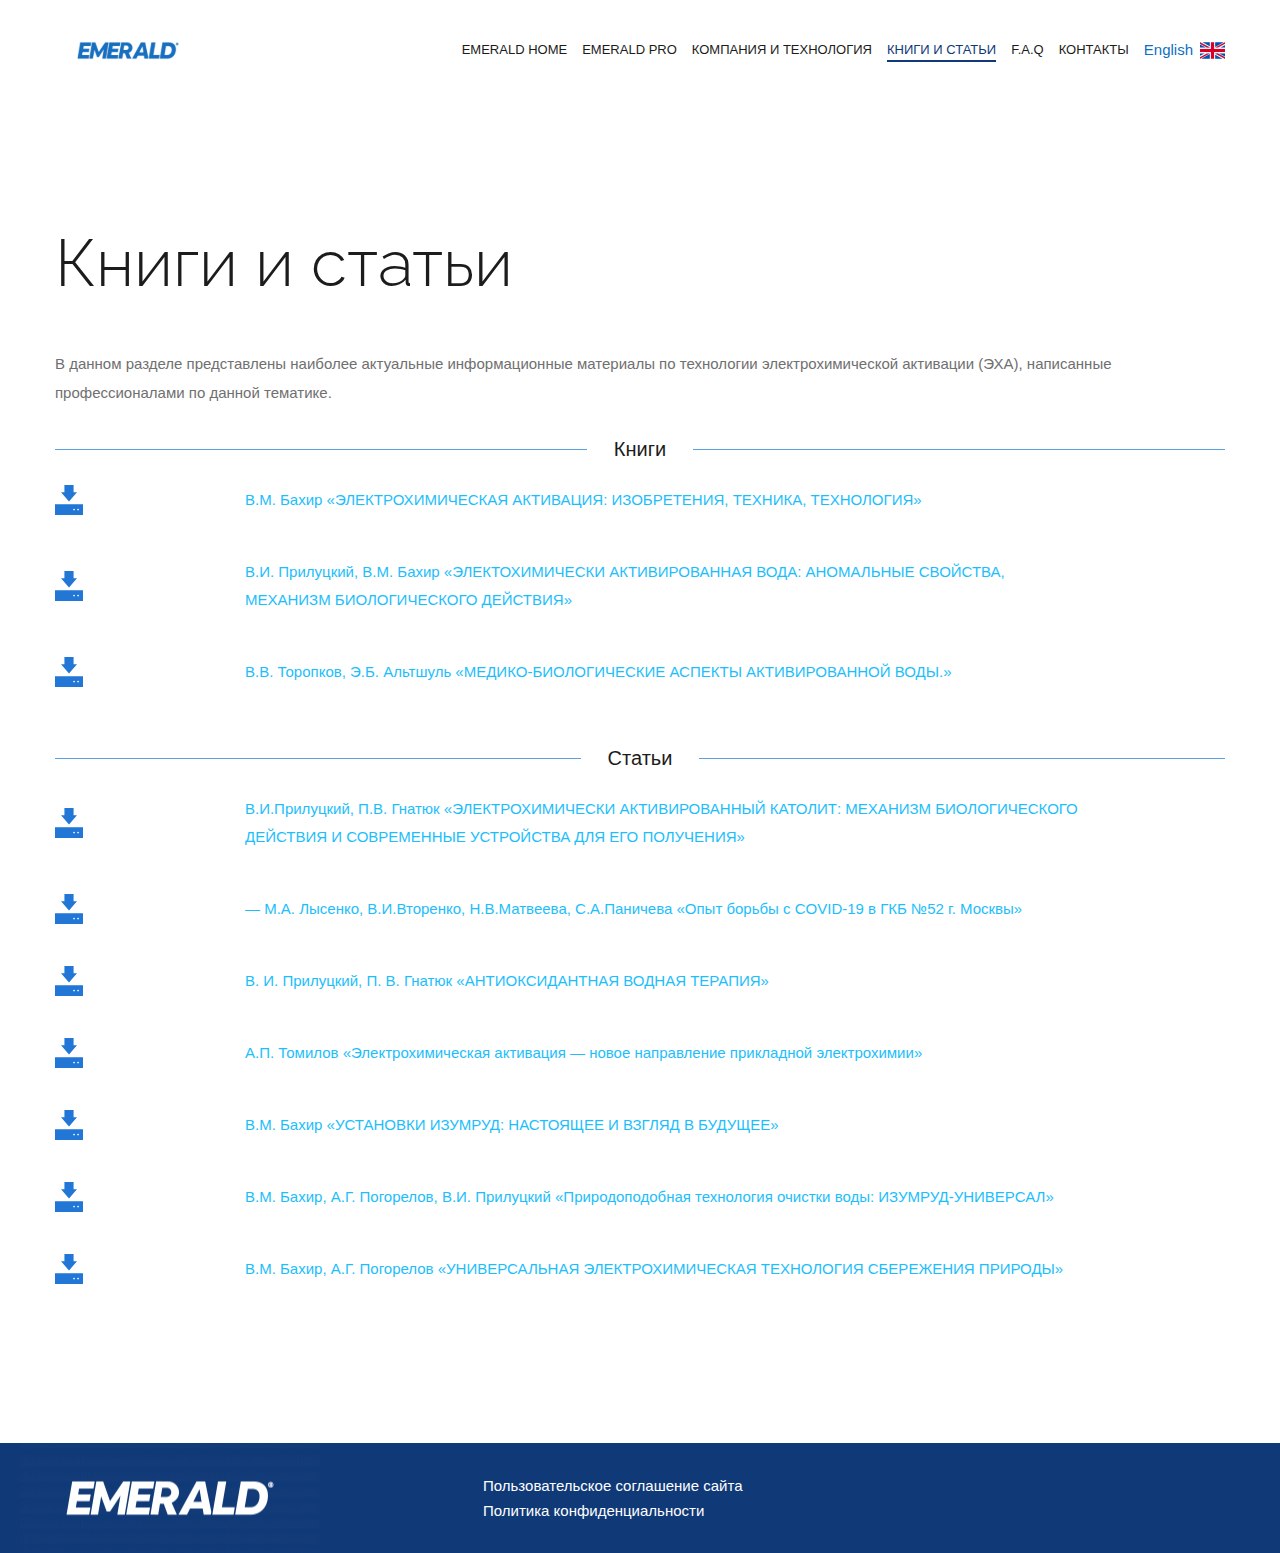
<file: books.html>
<!DOCTYPE html>
<html lang="ru">
<head>
  <meta charset="UTF-8">
  <meta http-equiv="X-UA-Compatible" content="IE=edge">
  <meta name="viewport" content="width=device-width, initial-scale=1.0">
  <link rel="stylesheet" href="./css/styles.min.css">
  <script defer src="./js/index.min.js"></script>
  <title>Книги и статьи</title>
</head>
<body>
  <div class="wrapper">

    <header class="header">
  <div class="header__container container">
    
    <a href="./index.html" class="header__logo-link">
      <img class="header__logo" src="./assets/img/svg/logo_header.svg" alt="emerald">
    </a>

    <div class="header__info">

      <nav class="menu">
  <ul class="menu__list">
    <li class="menu__item" id="/emerald-home-presentation.html">
      <a href="emerald-home-presentation.html" class="menu__link">Emerald home</a>
    </li>
    <li class="menu__item" id="/emerald-pro-presentation.html">
      <a href="emerald-pro-presentation.html" class="menu__link">Emerald pro</a>
    </li>
    <li class="menu__item" id="/echo.html">
      <a href="echo.html" class="menu__link">компания и технология</a>
    </li>
    <li class="menu__item" id="/books.html">
      <a href="books.html" class="menu__link">книги и статьи</a>
    </li>
    <li class="menu__item" id="/faq.html">
      <a href="faq.html" class="menu__link">f.a.q</a>
    </li>
    <li class="menu__item" id="/contacts.html">
      <a href="contacts.html" class="menu__link">контакты</a>
    </li>
  </ul>
  <button class="menu__burger">
    <span></span>
  </button>
</nav>


      <div class="header__localisation">
        <span>English</span>
        <img src="./assets/img/svg/uk.svg" alt="uk">
      </div>

    </div>
  </div>
</header>


    <main class="main">
      <section class="books">
    <div class="container">
        <div class="books__wrapper">
            <h1 class="page__title page__title--books">Книги и статьи</h1>
            <p class="page__title-descr page__title-descr--books">В данном разделе представлены наиболее актуальные информационные материалы по технологии электрохимической активации (ЭХА), написанные профессионалами по данной тематике.</p>    
        </div>
    
        <div class="books__title">
            <span class="books__decor"></span>
            <h6 class="books__title-item">Книги</h6>
            <span class="books__decor"></span>
        </div>
        <div class="books__list">
            <a href="#" class="books__item">В.М. Бахир «ЭЛЕКТРОХИМИЧЕСКАЯ АКТИВАЦИЯ: ИЗОБРЕТЕНИЯ, ТЕХНИКА, ТЕХНОЛОГИЯ»</a>
            <a href="#" class="books__item">В.И. Прилуцкий, В.М. Бахир «ЭЛЕКТОХИМИЧЕСКИ АКТИВИРОВАННАЯ ВОДА: АНОМАЛЬНЫЕ СВОЙСТВА, МЕХАНИЗМ БИОЛОГИЧЕСКОГО ДЕЙСТВИЯ»</a>
            <a href="#" class="books__item">В.В. Торопков, Э.Б. Альтшуль «МЕДИКО-БИОЛОГИЧЕСКИЕ АСПЕКТЫ АКТИВИРОВАННОЙ ВОДЫ.»</a>
        </div>

        <div class="books__title">
            <span class="books__decor"></span>
            <h6 class="books__title-item">Статьи</h6>
            <span class="books__decor"></span>
        </div>

        <div class="books__list">
            <a href="#" class="books__item">В.И.Прилуцкий, П.В. Гнатюк «ЭЛЕКТРОХИМИЧЕСКИ АКТИВИРОВАННЫЙ КАТОЛИТ: МЕХАНИЗМ БИОЛОГИЧЕСКОГО ДЕЙСТВИЯ И СОВРЕМЕННЫЕ УСТРОЙСТВА ДЛЯ ЕГО ПОЛУЧЕНИЯ»</a>
            <a href="#" class="books__item">— М.А. Лысенко, В.И.Вторенко, Н.В.Матвеева, С.А.Паничева «Опыт борьбы с COVID-19 в ГКБ №52 г. Москвы»</a>
            <a href="#" class="books__item">В. И. Прилуцкий, П. В. Гнатюк «АНТИОКСИДАНТНАЯ ВОДНАЯ ТЕРАПИЯ»</a>
            <a href="#" class="books__item">А.П. Томилов «Электрохимическая активация — новое направление прикладной электрохимии»</a>
            <a href="#" class="books__item">В.М. Бахир «УСТАНОВКИ ИЗУМРУД: НАСТОЯЩЕЕ И ВЗГЛЯД В БУДУЩЕЕ»</a>
            <a href="#" class="books__item">В.М. Бахир, А.Г. Погорелов, В.И. Прилуцкий «Природоподобная технология очистки воды: ИЗУМРУД-УНИВЕРСАЛ»</a>
            <a href="#" class="books__item">В.М. Бахир, А.Г. Погорелов «УНИВЕРСАЛЬНАЯ ЭЛЕКТРОХИМИЧЕСКАЯ ТЕХНОЛОГИЯ СБЕРЕЖЕНИЯ ПРИРОДЫ»</a>
        </div>
        
    </div>
</section>

    </main>

    <footer class="footer">
    <div class="footer__container container">
        <img src="./assets/img/svg/logo_footer.svg" alt="logo" class="footer__logo">
        <div class="footer__links">
            <a href="#" class="footer__link">Пользовательское соглашение сайта
            </a>
            <a href="#" class="footer__link">Политика конфиденциальности
            </a>
        </div>
    </div>
</footer>

  </div>
</body>
</html>
</file>
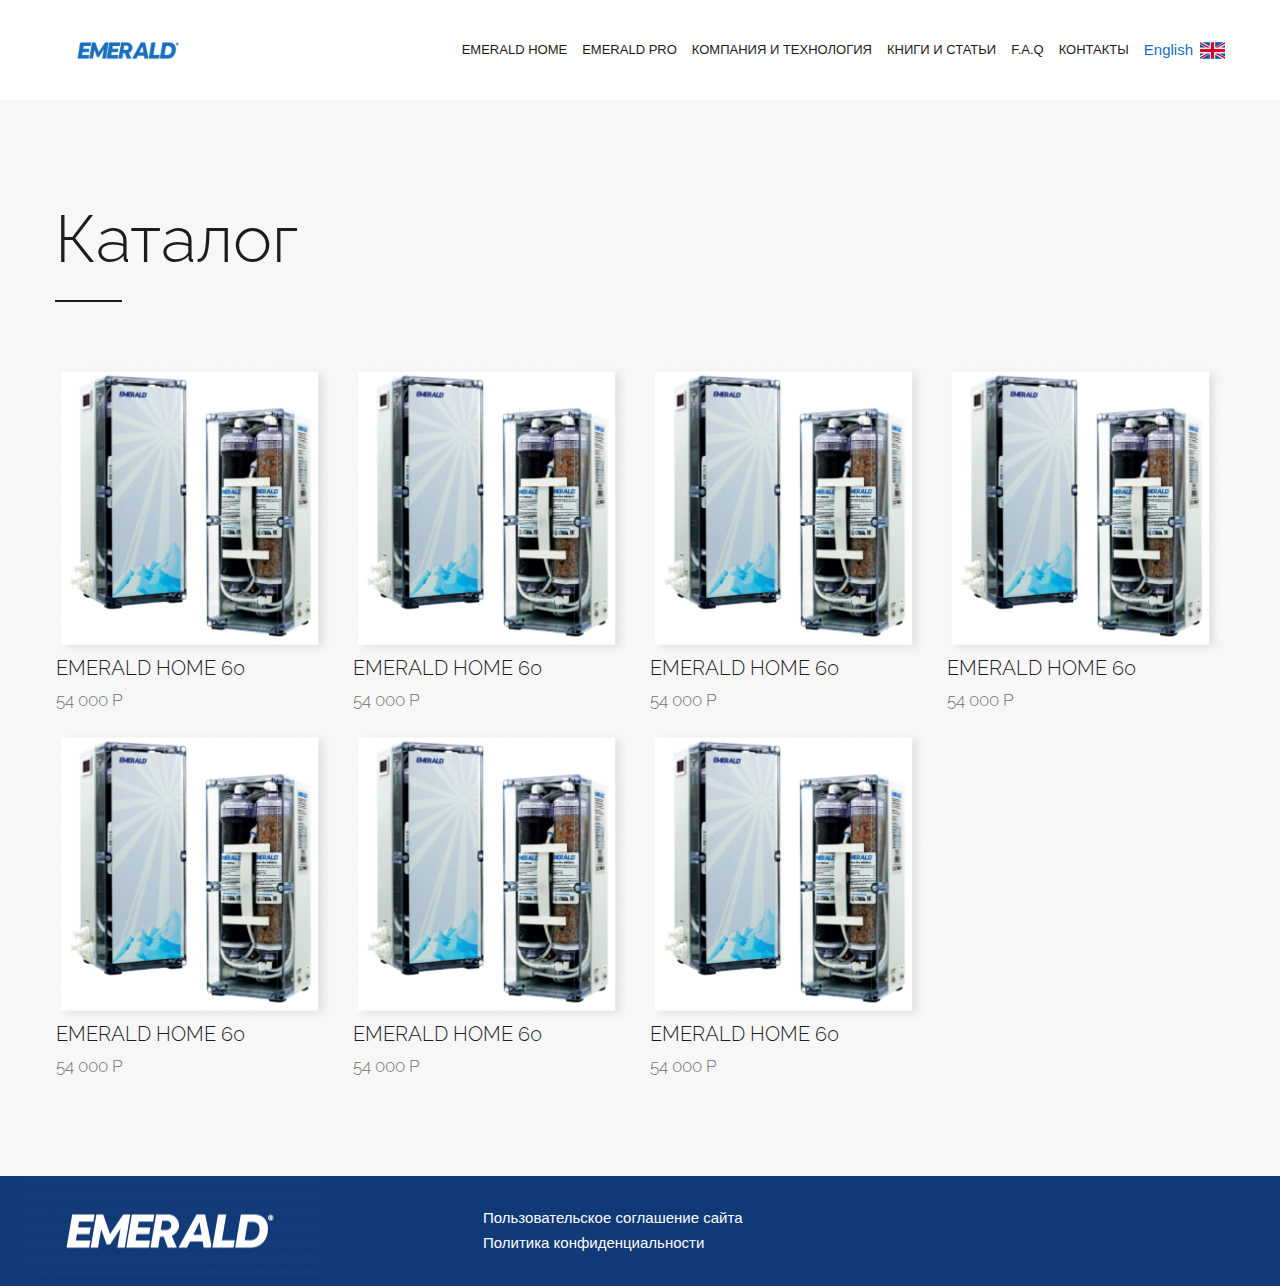
<file: catalog-and-price.html>
<!DOCTYPE html>
<html lang="ru">
<head>
  <meta charset="UTF-8">
  <meta http-equiv="X-UA-Compatible" content="IE=edge">
  <meta name="viewport" content="width=device-width, initial-scale=1.0">
  <link rel="stylesheet" href="./css/styles.min.css">
  <script defer src="./js/index.min.js"></script>
  <title>КАТАЛОГ И ЦЕНЫ</title>
</head>
<body>
  <div class="wrapper">

    <header class="header">
  <div class="header__container container">
    
    <a href="./index.html" class="header__logo-link">
      <img class="header__logo" src="./assets/img/svg/logo_header.svg" alt="emerald">
    </a>

    <div class="header__info">

      <nav class="menu">
  <ul class="menu__list">
    <li class="menu__item" id="/emerald-home-presentation.html">
      <a href="emerald-home-presentation.html" class="menu__link">Emerald home</a>
    </li>
    <li class="menu__item" id="/emerald-pro-presentation.html">
      <a href="emerald-pro-presentation.html" class="menu__link">Emerald pro</a>
    </li>
    <li class="menu__item" id="/echo.html">
      <a href="echo.html" class="menu__link">компания и технология</a>
    </li>
    <li class="menu__item" id="/books.html">
      <a href="books.html" class="menu__link">книги и статьи</a>
    </li>
    <li class="menu__item" id="/faq.html">
      <a href="faq.html" class="menu__link">f.a.q</a>
    </li>
    <li class="menu__item" id="/contacts.html">
      <a href="contacts.html" class="menu__link">контакты</a>
    </li>
  </ul>
  <button class="menu__burger">
    <span></span>
  </button>
</nav>


      <div class="header__localisation">
        <span>English</span>
        <img src="./assets/img/svg/uk.svg" alt="uk">
      </div>

    </div>
  </div>
</header>


    <main class="main">
      <section class="ptoducts-and-price">
  <div class="ptoducts-and-price__container container">
    <h2 class="ptoducts-and-price__title">Каталог</h2>
    <div class="ptoducts-and-price__items">
      <a href="./catalog-product.html" class="card-product">
  <div class="card-product__photo">
    <img class="card-product__image" src=./assets/img/catalog/3.png alt="card-product">
  </div>
  <h3 class="card-product__title">EMERALD HOME 60</h3>
  <span class="card-product__price">54 000 р</span>
</a>

      <a href="./catalog-product.html" class="card-product">
  <div class="card-product__photo">
    <img class="card-product__image" src=./assets/img/catalog/3.png alt="card-product">
  </div>
  <h3 class="card-product__title">EMERALD HOME 60</h3>
  <span class="card-product__price">54 000 р</span>
</a>

      <a href="./catalog-product.html" class="card-product">
  <div class="card-product__photo">
    <img class="card-product__image" src=./assets/img/catalog/3.png alt="card-product">
  </div>
  <h3 class="card-product__title">EMERALD HOME 60</h3>
  <span class="card-product__price">54 000 р</span>
</a>

      <a href="./catalog-product.html" class="card-product">
  <div class="card-product__photo">
    <img class="card-product__image" src=./assets/img/catalog/3.png alt="card-product">
  </div>
  <h3 class="card-product__title">EMERALD HOME 60</h3>
  <span class="card-product__price">54 000 р</span>
</a>

      <a href="./catalog-product.html" class="card-product">
  <div class="card-product__photo">
    <img class="card-product__image" src=./assets/img/catalog/3.png alt="card-product">
  </div>
  <h3 class="card-product__title">EMERALD HOME 60</h3>
  <span class="card-product__price">54 000 р</span>
</a>

      <a href="./catalog-product.html" class="card-product">
  <div class="card-product__photo">
    <img class="card-product__image" src=./assets/img/catalog/3.png alt="card-product">
  </div>
  <h3 class="card-product__title">EMERALD HOME 60</h3>
  <span class="card-product__price">54 000 р</span>
</a>
      
      <a href="./catalog-product.html" class="card-product">
  <div class="card-product__photo">
    <img class="card-product__image" src=./assets/img/catalog/3.png alt="card-product">
  </div>
  <h3 class="card-product__title">EMERALD HOME 60</h3>
  <span class="card-product__price">54 000 р</span>
</a>
    </div>
  </div>
</section>

    </main>

    <footer class="footer">
    <div class="footer__container container">
        <img src="./assets/img/svg/logo_footer.svg" alt="logo" class="footer__logo">
        <div class="footer__links">
            <a href="#" class="footer__link">Пользовательское соглашение сайта
            </a>
            <a href="#" class="footer__link">Политика конфиденциальности
            </a>
        </div>
    </div>
</footer>

  </div>
</body>
</html>
</file>
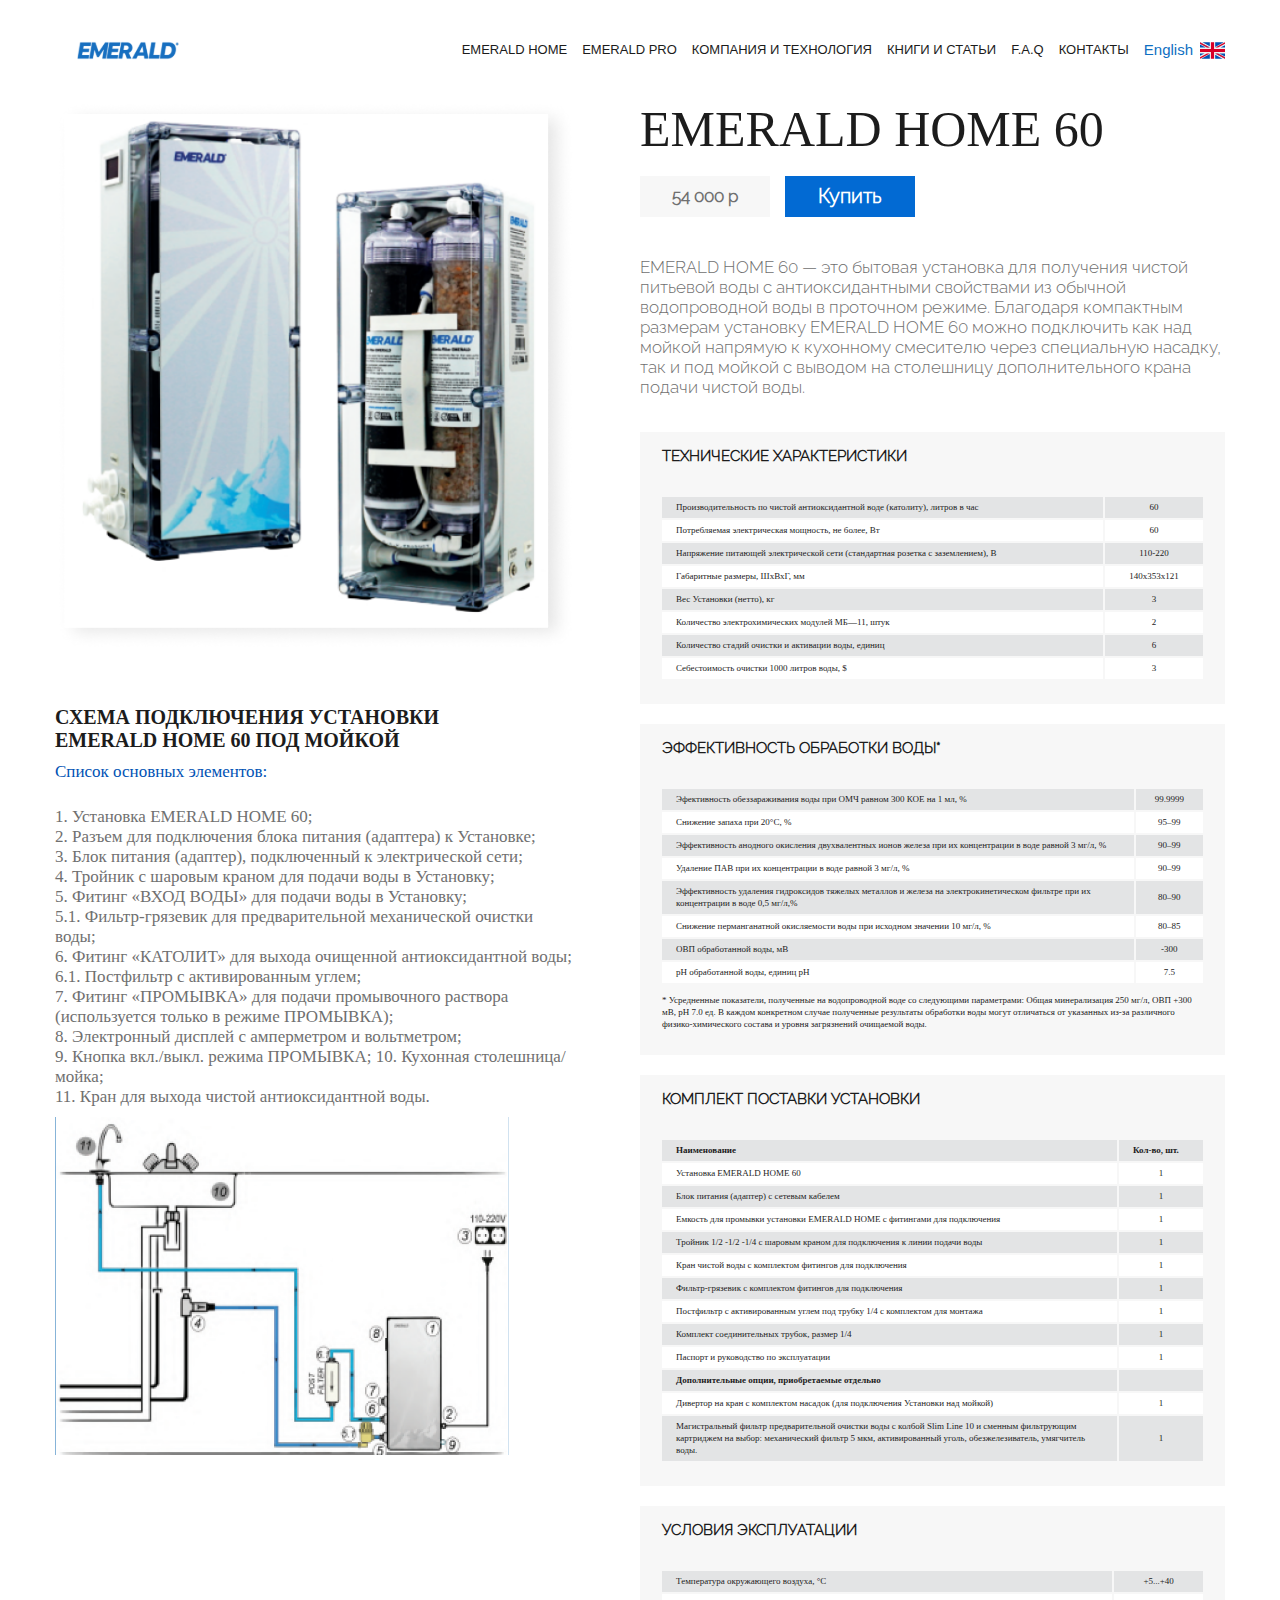
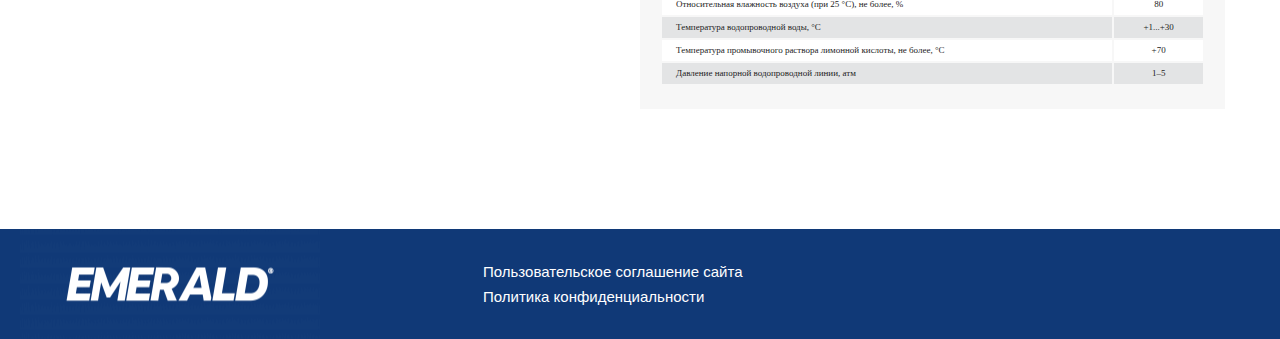
<file: catalog-product.html>
<!DOCTYPE html>
<html lang="ru">
<head>
  <meta charset="UTF-8">
  <meta http-equiv="X-UA-Compatible" content="IE=edge">
  <meta name="viewport" content="width=device-width, initial-scale=1.0">
  <link rel="stylesheet" href="./css/styles.min.css">
  <script defer src="./js/index.min.js"></script>
  <title>EMERALD HOME 60</title>
</head>
<body>
  <div class="wrapper">

    <header class="header">
  <div class="header__container container">
    
    <a href="./index.html" class="header__logo-link">
      <img class="header__logo" src="./assets/img/svg/logo_header.svg" alt="emerald">
    </a>

    <div class="header__info">

      <nav class="menu">
  <ul class="menu__list">
    <li class="menu__item" id="/emerald-home-presentation.html">
      <a href="emerald-home-presentation.html" class="menu__link">Emerald home</a>
    </li>
    <li class="menu__item" id="/emerald-pro-presentation.html">
      <a href="emerald-pro-presentation.html" class="menu__link">Emerald pro</a>
    </li>
    <li class="menu__item" id="/echo.html">
      <a href="echo.html" class="menu__link">компания и технология</a>
    </li>
    <li class="menu__item" id="/books.html">
      <a href="books.html" class="menu__link">книги и статьи</a>
    </li>
    <li class="menu__item" id="/faq.html">
      <a href="faq.html" class="menu__link">f.a.q</a>
    </li>
    <li class="menu__item" id="/contacts.html">
      <a href="contacts.html" class="menu__link">контакты</a>
    </li>
  </ul>
  <button class="menu__burger">
    <span></span>
  </button>
</nav>


      <div class="header__localisation">
        <span>English</span>
        <img src="./assets/img/svg/uk.svg" alt="uk">
      </div>

    </div>
  </div>
</header>


    <main class="main">
      <section class="characteristic">
  <div class="characteristic__container container">
    <div class="characteristic__left">
      <div class="characteristic__left__img">
        <img src="./assets/img/catalog/3.png" alt="">
      </div>

      <div class="characteristic__instruction">
        <h2 class="characteristic__instruction__title">СХЕМА ПОДКЛЮЧЕНИЯ УСТАНОВКИ EMERALD HOME 60 ПОД МОЙКОЙ</h2>
        <ul class="characteristic__instruction__list">
          <h4 class="characteristic__instruction__list-title">Список основных элементов:</h4>
          <li class="characteristic__instruction__list-item">1. Установка EMERALD HOME 60;</li>
          <li class="characteristic__instruction__list-item">2. Разъем для подключения блока питания (адаптера) к Установке;</li>
          <li class="characteristic__instruction__list-item">3. Блок питания (адаптер), подключенный к электрической сети;</li>
          <li class="characteristic__instruction__list-item">4. Тройник с шаровым краном для подачи воды в Установку;</li>
          <li class="characteristic__instruction__list-item">5. Фитинг «ВХОД ВОДЫ» для подачи воды в Установку;</li>
          <li class="characteristic__instruction__list-item">5.1. Фильтр-грязевик для предварительной механической очистки воды;</li>
          <li class="characteristic__instruction__list-item">6. Фитинг «КАТОЛИТ» для выхода очищенной антиоксидантной воды;</li>
          <li class="characteristic__instruction__list-item">6.1. Постфильтр с активированным углем; </li>
          <li class="characteristic__instruction__list-item">7. Фитинг «ПРОМЫВКА» для подачи промывочного раствора (используется только в режиме ПРОМЫВКА);</li>
          <li class="characteristic__instruction__list-item">8. Электронный дисплей с амперметром и вольтметром; </li>
          <li class="characteristic__instruction__list-item">9. Кнопка вкл./выкл. режима ПРОМЫВКА; 10. Кухонная столешница/мойка;</li>
          <li class="characteristic__instruction__list-item">11. Кран для выхода чистой антиоксидантной воды.</li>
        </ul>
      </div>

      <div class="characteristic__left__img">
        <img src="./assets/img/catalog/2.png" alt="">
      </div>
    </div>

    <div class="characteristic__right">
      <h2 class="characteristic__right__title">EMERALD HOME 60</h2>
      <div class="characteristic__right__btns-group">
        <a class="button button__grey" href='@@link'>54 000 p</a>
      <a class="button button__blue" href='@@link'>Купить</a>
      </div>
      <p class="characteristic__right__text">EMERALD HOME 60 — это бытовая установка для получения чистой питьевой воды с антиоксидантными свойствами из обычной водопроводной воды в проточном режиме. Благодаря компактным размерам установку EMERALD HOME 60 можно подключить как над мойкой напрямую к кухонному смесителю через специальную насадку, так и под мойкой с выводом на столешницу дополнительного крана подачи чистой воды.</p>

      <table>
  <thead>
    <tr>
      <th>ТЕХНИЧЕСКИЕ ХАРАКТЕРИСТИКИ </th>
    </tr>
  </thead>
 <tbody>
  <tr>
    <td>Производительность по чистой антиоксидантной воде (католиту), литров в час</td>
    <td>60</td>
  </tr>
  <tr>
    <td>Потребляемая электрическая мощность, не более, Вт</td>
    <td>60</td>
  </tr>
  <tr>
    <td>Напряжение питающей электрической сети (стандартная розетка с заземлением), В</td>
    <td>110-220</td>
  </tr>
  <tr>
    <td>Габаритные размеры, ШхВхГ, мм</td>
    <td>140х353х121</td>
  </tr>
  <tr>
    <td>Вес Установки (нетто), кг</td>
    <td>3</td>
  </tr>
  <tr>
    <td>Количество электрохимических модулей МБ—11, штук</td>
    <td>2</td>
  </tr>
  <tr>
    <td>Количество стадий очистки и активации воды, единиц</td>
    <td>6</td>
  </tr>
  <tr>
    <td>Себестоимость очистки 1000 литров воды, $</td>
    <td>3</td>
  </tr>
 </tbody>
</table>
      <table>
  <thead>
    <tr>
      <th>ЭФФЕКТИВНОСТЬ ОБРАБОТКИ ВОДЫ*</th>
    </tr>
  </thead>
 <tbody>
  <tr>
    <td>Эфективность обеззараживания воды при ОМЧ равном 300 КОЕ на 1 мл, %</td>
    <td>99.9999</td>
  </tr>
  <tr>
    <td>Снижение запаха при 20°C, %</td>
    <td>95–99</td>
  </tr>
  <tr>
    <td>Эффективность анодного окисления двухвалентных ионов железа при их концентрации в воде равной 3 мг/л, %</td>
    <td>90–99</td>
  </tr>
  <tr>
    <td>Удаление ПАВ при их концентрации в воде равной 3 мг/л, %</td>
    <td>90–99</td>
  </tr>
  <tr>
    <td>Эффективность удаления гидроксидов тяжелых металлов и железа на электрокинетическом фильтре при их концентрации в воде 0,5 мг/л,%</td>
    <td>80–90</td>
  </tr>
  <tr>
    <td>Снижение перманганатной окисляемости воды при исходном значении 10 мг/л, %</td>
    <td>80–85</td>
  </tr>
  <tr>
    <td>ОВП обработанной воды, мВ</td>
    <td>-300</td>
  </tr>
  <tr>
    <td>pH обработанной воды, единиц pH</td>
    <td>7.5</td>
  </tr>
 </tbody>
  <tfoot>
    <tr>
      <td colspan="2">* Усредненные показатели, полученные на водопроводной воде со следующими параметрами: Общая минерализация 250 мг/л, ОВП +300 мВ, pH 7.0 ед. В каждом конкретном случае полученные результаты обработки воды могут отличаться от указанных из-за различного физико-химического состава и уровня загрязнений очищаемой воды.</td>
    </tr>
  </tfoot>
</table>
      <table>
  <thead>
    <tr>
      <th>КОМПЛЕКТ ПОСТАВКИ УСТАНОВКИ</th>
    </tr>
  </thead>
 <tbody>
  <tr>
    <th>Наименование</th>
    <th>Кол-во, шт.</th>
  </tr>
  <tr>
    <td>Установка EMERALD HOME 60</td>
    <td>1</td>
  </tr>
  <tr>
    <td>Блок питания (адаптер) с сетевым кабелем</td>
    <td>1</td>
  </tr>
  <tr>
    <td>Емкость для промывки установки EMERALD HOME с фитингами для подключения</td>
    <td>1</td>
  </tr>
  <tr>
    <td>Тройник 1/2 -1/2 -1/4 с шаровым краном для подключения к линии подачи воды</td>
    <td>1</td>
  </tr>
  <tr>
    <td>Кран чистой воды с комплектом фитингов для подключения</td>
    <td>1</td>
  </tr>
  <tr>
    <td>Фильтр-грязевик с комплектом фитингов для подключения</td>
    <td>1</td>
  </tr>
  <tr>
    <td>Постфильтр с активированным углем под трубку 1/4 с комплектом для монтажа</td>
    <td>1</td>
  </tr>
  <tr>
    <td>Комплект соединительных трубок, размер 1/4</td>
    <td>1</td>
  </tr>
  <tr>
    <td>Паспорт и руководство по эксплуатации</td>
    <td>1</td>
  </tr>
  <tr>
    <th>Дополнительные опции, приобретаемые отдельно</th>
    <th></th>
  </tr>
  <tr>
    <td>Дивертор на кран с комплектом насадок (для подключения Установки над мойкой)</td>
    <td>1</td>
  </tr>
  <tr>
    <td>Магистральный фильтр предварительной очистки воды с колбой Slim Line 10 и сменным фильтрующим картриджем на выбор: механический фильтр 5 мкм, активированный уголь, обезжелезиватель, умягчитель воды.
    </td>
    <td>1</td>
  </tr>
 </tbody>
</table>
      <table>
  <thead>
    <tr>
      <th>УСЛОВИЯ ЭКСПЛУАТАЦИИ</th>
    </tr>
  </thead>
 <tbody>
  <tr>
    <td>Температура окружающего воздуха, °С</td>
    <td>+5...+40</td>
  </tr>
  <tr>
    <td>Относительная влажность воздуха (при 25 °С), не более, %</td>
    <td>80</td>
  </tr>
  <tr>
    <td>Температура водопроводной воды, °С</td>
    <td>+1...+30</td>
  </tr>
  <tr>
    <td>Температура промывочного раствора лимонной кислоты, не более, °С</td>
    <td>+70</td>
  </tr>
  <tr>
    <td>Давление напорной водопроводной линии, атм</td>
    <td>1–5</td>
  </tr>
 </tbody>
</table>
    </div>
  </div>
</section>
    </main>

    <footer class="footer">
    <div class="footer__container container">
        <img src="./assets/img/svg/logo_footer.svg" alt="logo" class="footer__logo">
        <div class="footer__links">
            <a href="#" class="footer__link">Пользовательское соглашение сайта
            </a>
            <a href="#" class="footer__link">Политика конфиденциальности
            </a>
        </div>
    </div>
</footer>

  </div>
</body>
</html>
</file>
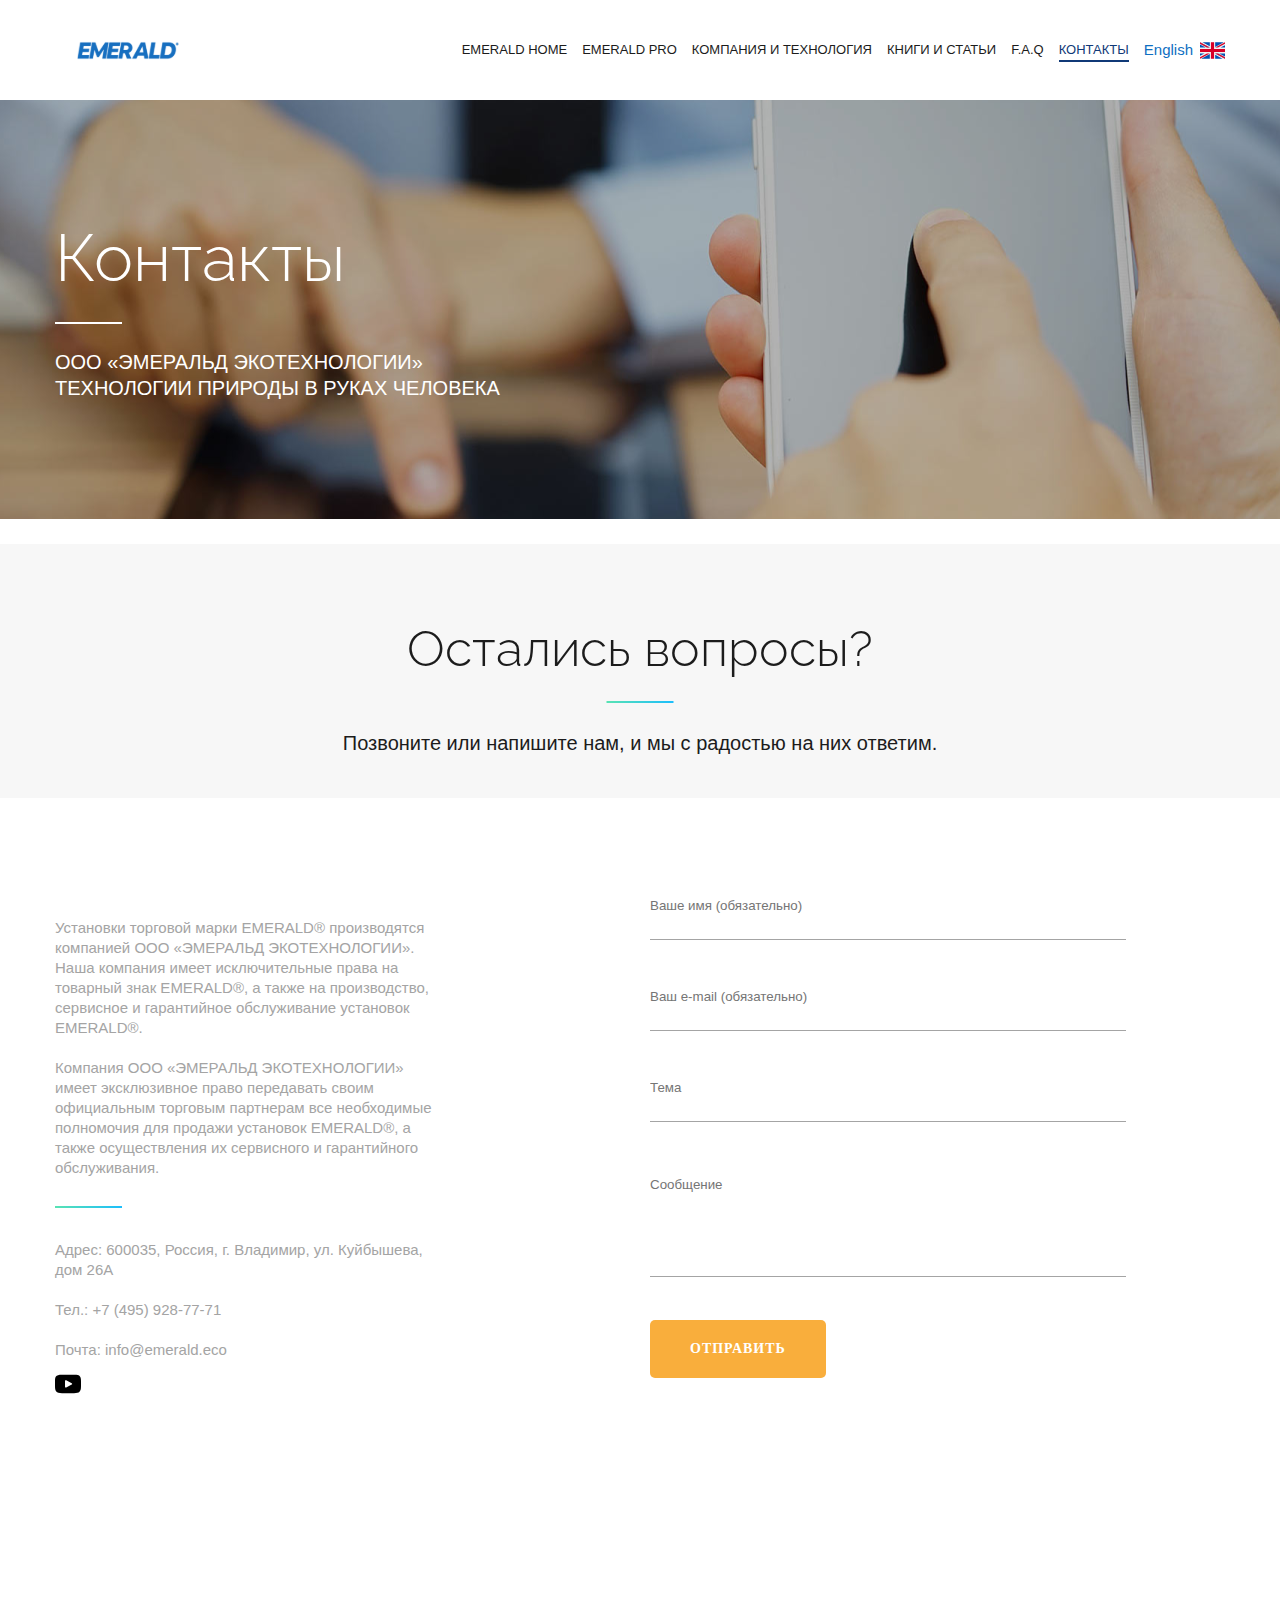
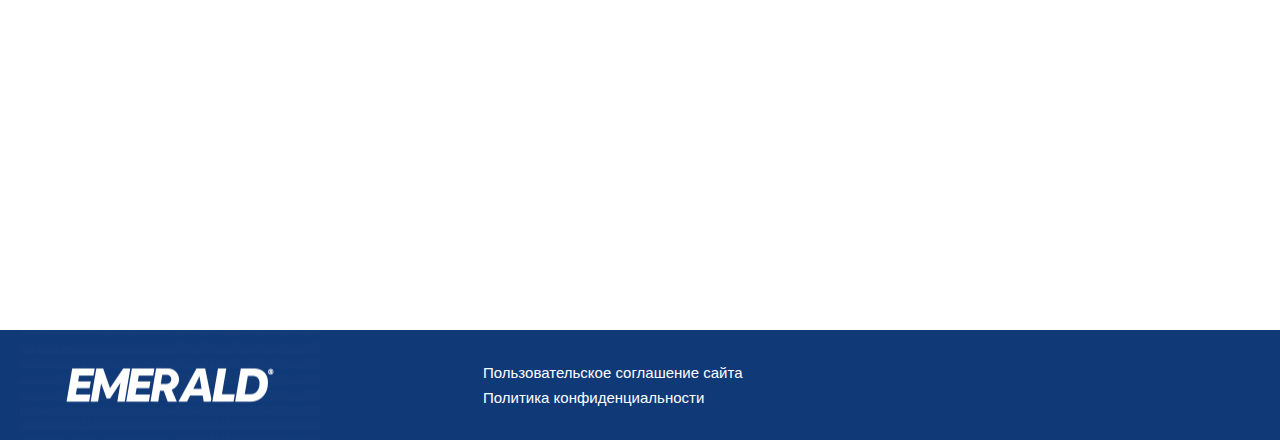
<file: contacts.html>
<!DOCTYPE html>
<html lang="ru">
<head>
  <meta charset="UTF-8">
  <meta http-equiv="X-UA-Compatible" content="IE=edge">
  <meta name="viewport" content="width=device-width, initial-scale=1.0">
  <link rel="stylesheet" href="./css/styles.min.css">
  <script defer src="./js/index.min.js"></script>
  <title>Контакты</title>
</head>
<body>
  <div class="wrapper">

    <header class="header">
  <div class="header__container container">
    
    <a href="./index.html" class="header__logo-link">
      <img class="header__logo" src="./assets/img/svg/logo_header.svg" alt="emerald">
    </a>

    <div class="header__info">

      <nav class="menu">
  <ul class="menu__list">
    <li class="menu__item" id="/emerald-home-presentation.html">
      <a href="emerald-home-presentation.html" class="menu__link">Emerald home</a>
    </li>
    <li class="menu__item" id="/emerald-pro-presentation.html">
      <a href="emerald-pro-presentation.html" class="menu__link">Emerald pro</a>
    </li>
    <li class="menu__item" id="/echo.html">
      <a href="echo.html" class="menu__link">компания и технология</a>
    </li>
    <li class="menu__item" id="/books.html">
      <a href="books.html" class="menu__link">книги и статьи</a>
    </li>
    <li class="menu__item" id="/faq.html">
      <a href="faq.html" class="menu__link">f.a.q</a>
    </li>
    <li class="menu__item" id="/contacts.html">
      <a href="contacts.html" class="menu__link">контакты</a>
    </li>
  </ul>
  <button class="menu__burger">
    <span></span>
  </button>
</nav>


      <div class="header__localisation">
        <span>English</span>
        <img src="./assets/img/svg/uk.svg" alt="uk">
      </div>

    </div>
  </div>
</header>


    <main class="main">
      <section class="promo">
    <div class="promo__container container">
        <h1 class="page__title">Контакты</h1>
<span class="page__title-decor"></span>
<p class="page__title-descr">ООО «ЭМЕРАЛЬД ЭКОТЕХНОЛОГИИ» </br>ТЕХНОЛОГИИ ПРИРОДЫ В РУКАХ ЧЕЛОВЕКА</p>

    </div>
</section>

      <section class="contacts">

    <div class="contacts__title">
        <div class="container">
            <div class="section__title section__title--gray">

    <h2 class="section__title-heading">Остались вопросы?</h2>
    <p class="section__title-descr">Позвоните или напишите нам, и мы с радостью на них ответим.</p>

</div>
        </div>
    </div>

    <div class="container">

        <div class="contacts__wrapper contacts__wrapper--margined">
            <div class="contacts__info">
                <p class="contacts__info-descr contacts__info-descr--fw">
                    Установки торговой марки EMERALD® производятся компанией ООО «ЭМЕРАЛЬД ЭКОТЕХНОЛОГИИ». Наша компания
                    имеет исключительные права на товарный знак EMERALD®, а также на производство, сервисное и
                    гарантийное обслуживание установок EMERALD®.
                </p>
                <p class="contacts__info-descr contacts__info-develop contacts__info-descr--fw">
                    Компания ООО «ЭМЕРАЛЬД ЭКОТЕХНОЛОГИИ» имеет эксклюзивное право передавать своим официальным торговым
                    партнерам все необходимые полномочия для продажи установок EMERALD®, а также осуществления их
                    сервисного и гарантийного обслуживания.
                </p>
                <p class="contacts__info-descr contacts__info-descr--fw">Адрес: 600035, Россия, г. Владимир, ул.
                    Куйбышева, дом 26А</p>
                <p class="contacts__info-descr contacts__info-descr--fw">Тел.: +7 (495) 928-77-71</p>
                <p class="contacts__info-descr contacts__info-descr--fw">Почта: info@emerald.eco</p>
                <a href="" class="contacts__info-social">
                    <!-- <svg width="26" height="18">
                        <use xlink:href="./assets/img/svg/_sprite.svg#youtube"></use>
                    </svg> -->
                    <svg width="26" height="20" viewBox="0 0 26 20" fill="none" xmlns="http://www.w3.org/2000/svg">
                        <path d="M24.9866 2.42181C24.0481 1.30616 22.3153 0.851074 19.0061 0.851074H6.99366C3.60872 0.851074 1.84659 1.33551 0.911594 2.52329C0 3.68138 0 5.38774 0 7.74938V12.2506C0 16.8259 1.0816 19.1489 6.99366 19.1489H19.0062C21.8759 19.1489 23.4661 18.7473 24.4949 17.7627C25.5499 16.7531 26 15.1046 26 12.2506V7.74938C26 5.25883 25.9295 3.54241 24.9866 2.42181ZM16.6921 10.6215L11.2373 13.4723C11.1153 13.5361 10.982 13.5677 10.8488 13.5677C10.698 13.5677 10.5475 13.5271 10.4143 13.4464C10.1633 13.2943 10.0101 13.0223 10.0101 12.729V7.04553C10.0101 6.75266 10.1629 6.48091 10.4133 6.32877C10.6639 6.17663 10.9754 6.16623 11.2354 6.30126L16.6902 9.13375C16.9677 9.27784 17.142 9.56435 17.1424 9.87693C17.1427 10.1898 16.9692 10.4767 16.6921 10.6215Z" fill="black"/>
                    </svg>                        
                </a>
            </div>

            <div class="contacts__form">
                <form class="form" action="#">
                    <div class="form__input-wrapper">
                        <input class="form__item" type="text" placeholder="Ваше имя (обязательно)">
                    </div>
                    <div class="form__input-wrapper">
                        <input class="form__item" type="email" placeholder="Ваш e-mail (обязательно)">
                    </div>
                    <div class="form__input-wrapper">
                        <input class="form__item" type="text" placeholder="Тема">
                    </div>
                    <div class="form__textarea-wrapper">
                        <textarea name="message" placeholder="Сообщение"></textarea>
                    </div>
                    <button class="form__button">Отправить</button>
                </form>
            </div>
        </div>
    </div>
    
        <div class="contacts__map">
            <iframe
                src="https://www.google.com/maps/embed?pb=!1m18!1m12!1m3!1d2221.1225545455536!2d40.43266491594691!3d56.172274280667594!2m3!1f0!2f0!3f0!3m2!1i1024!2i768!4f13.1!3m3!1m2!1s0x414c7b70dd77e6ab%3A0x4128cd9543680e04!2z0YPQuy4g0JrRg9C50LHRi9GI0LXQstCwLCAyNiwg0JLQu9Cw0LTQuNC80LjRgCwg0JLQu9Cw0LTQuNC80LjRgNGB0LrQsNGPINC-0LHQuy4sINCg0L7RgdGB0LjRjywgNjAwMDM1!5e0!3m2!1sru!2sua!4v1670534180566!5m2!1sru!2sua"
                width="100%" height="403" style="border:0;" allowfullscreen="" loading="lazy"
                referrerpolicy="no-referrer-when-downgrade">
            </iframe>
        </div>
</section>

    </main>

    <footer class="footer">
    <div class="footer__container container">
        <img src="./assets/img/svg/logo_footer.svg" alt="logo" class="footer__logo">
        <div class="footer__links">
            <a href="#" class="footer__link">Пользовательское соглашение сайта
            </a>
            <a href="#" class="footer__link">Политика конфиденциальности
            </a>
        </div>
    </div>
</footer>

  </div>
</body>
</html>
</file>
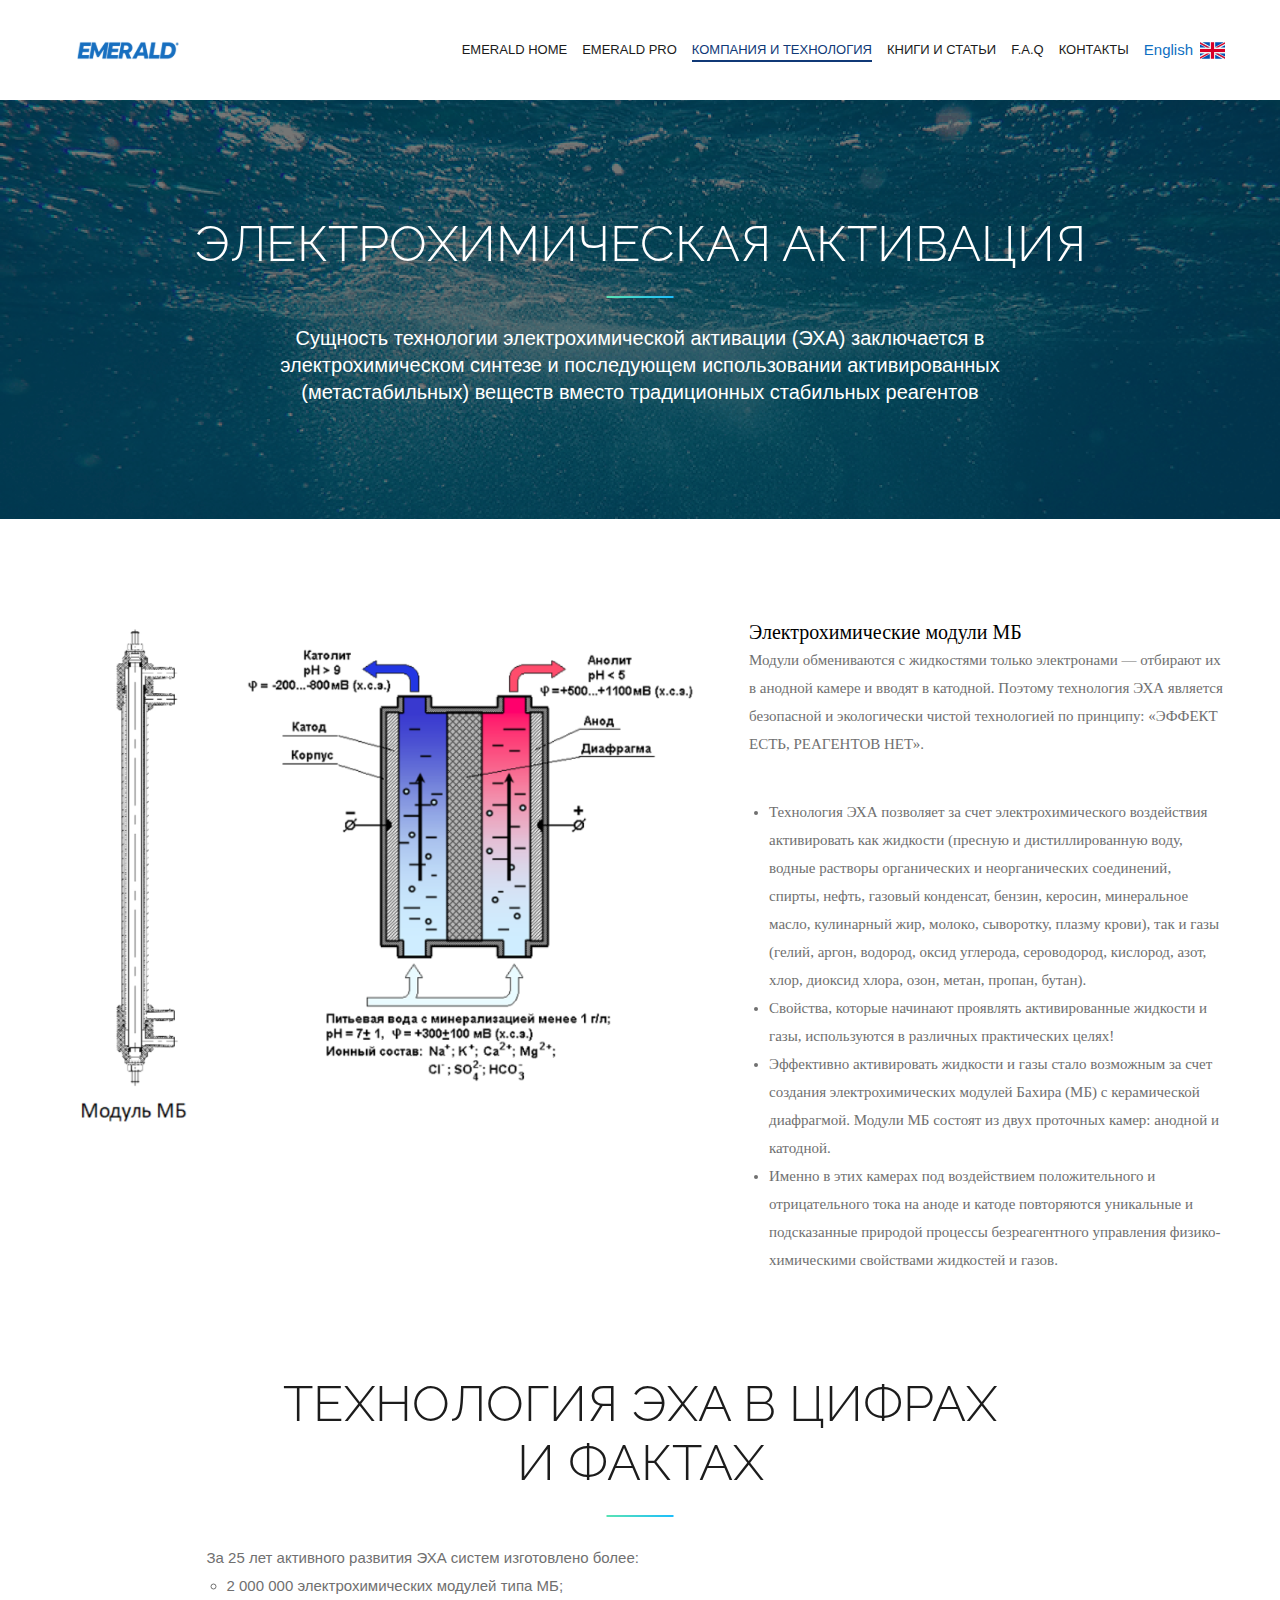
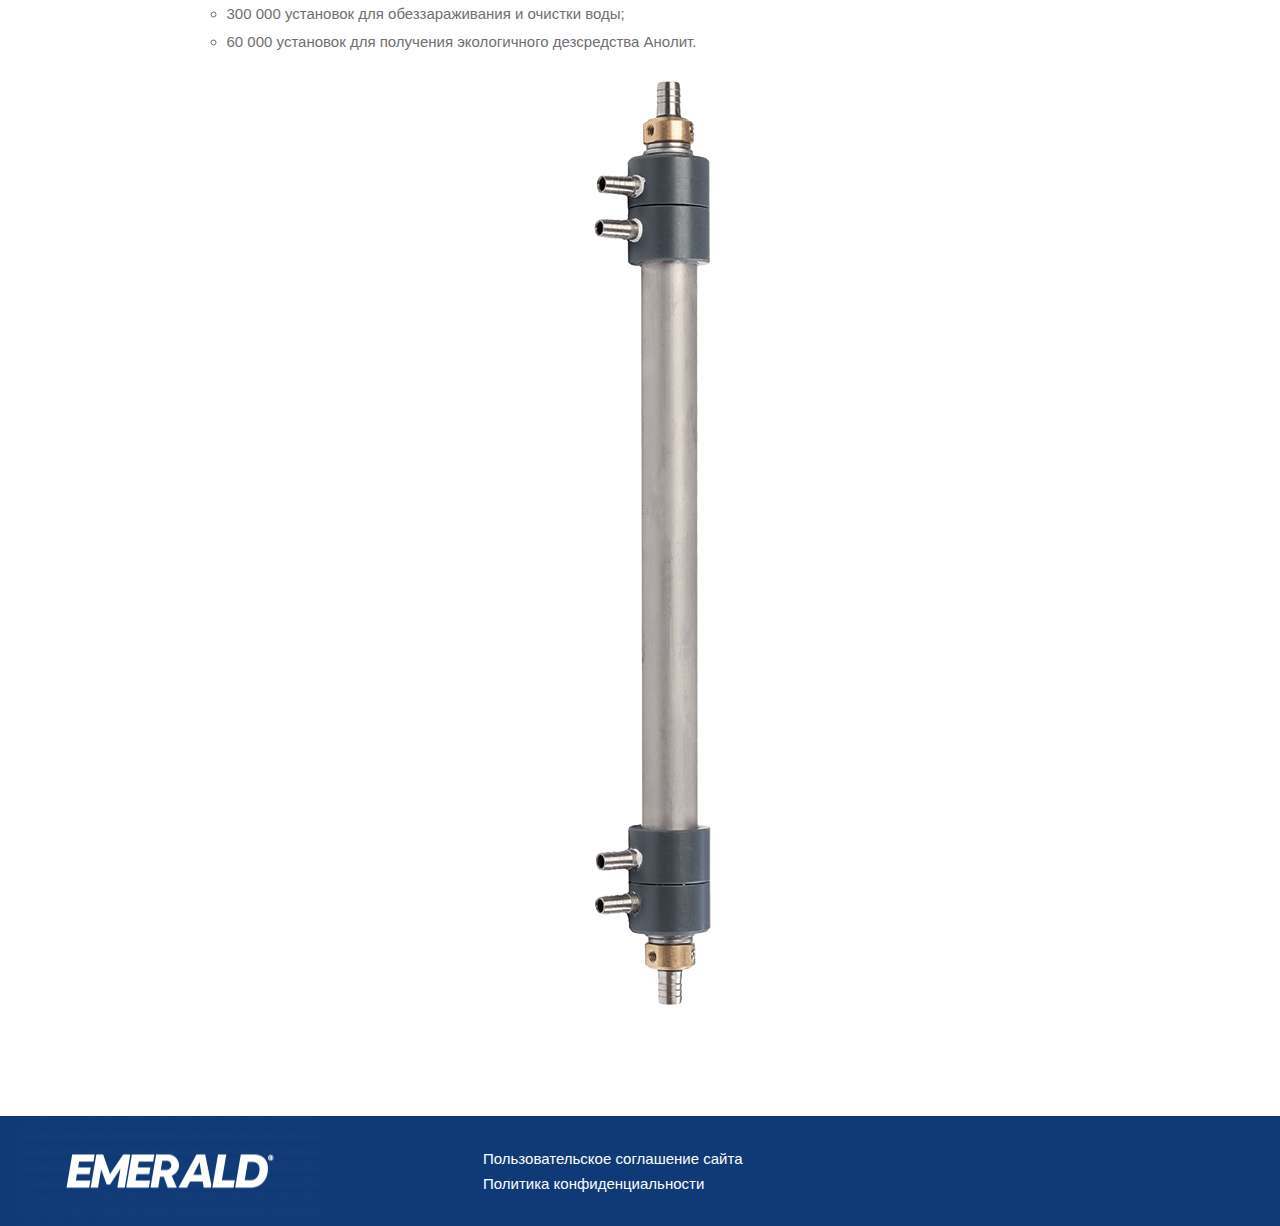
<file: echo.html>
<!DOCTYPE html>
<html lang="en">
<head>
  <meta charset="UTF-8">
  <meta http-equiv="X-UA-Compatible" content="IE=edge">
  <meta name="viewport" content="width=device-width, initial-scale=1.0">
  <link rel="stylesheet" href="./css/styles.min.css">
  <script defer src="./js/index.min.js"></script>
  <title>ТЕХНОЛОГИЯ ЭХА </title>
</head>
<body>
  <div class="wrapper">

    <header class="header">
  <div class="header__container container">
    
    <a href="./index.html" class="header__logo-link">
      <img class="header__logo" src="./assets/img/svg/logo_header.svg" alt="emerald">
    </a>

    <div class="header__info">

      <nav class="menu">
  <ul class="menu__list">
    <li class="menu__item" id="/emerald-home-presentation.html">
      <a href="emerald-home-presentation.html" class="menu__link">Emerald home</a>
    </li>
    <li class="menu__item" id="/emerald-pro-presentation.html">
      <a href="emerald-pro-presentation.html" class="menu__link">Emerald pro</a>
    </li>
    <li class="menu__item" id="/echo.html">
      <a href="echo.html" class="menu__link">компания и технология</a>
    </li>
    <li class="menu__item" id="/books.html">
      <a href="books.html" class="menu__link">книги и статьи</a>
    </li>
    <li class="menu__item" id="/faq.html">
      <a href="faq.html" class="menu__link">f.a.q</a>
    </li>
    <li class="menu__item" id="/contacts.html">
      <a href="contacts.html" class="menu__link">контакты</a>
    </li>
  </ul>
  <button class="menu__burger">
    <span></span>
  </button>
</nav>


      <div class="header__localisation">
        <span>English</span>
        <img src="./assets/img/svg/uk.svg" alt="uk">
      </div>

    </div>
  </div>
</header>


    <main class="main">
      <section class="echo">
    <div class="echo__intro">
      <div class="echo__intro-container container">
        <div class="section__title @@extra">

    <h2 class="section__title-heading">ЭЛЕКТРОХИМИЧЕСКАЯ АКТИВАЦИЯ</h2>
    <p class="section__title-descr">Сущность технологии электрохимической активации (ЭХА) заключается в электрохимическом синтезе и последующем использовании активированных (метастабильных) веществ вместо традиционных стабильных реагентов</p>

</div>
      </div>
    </div>

    <div class="echo__module">
      <div class="echo__module-container container">
        <div class="echo__module-img">
          <img src="./assets/img/echo/1.png" alt="promo">
        </div>
  
        <div class="echo__module-text">
          <h3 class="echo__module-title">Электрохимические модули МБ</h3>
          <span></span>
          <p>Модули обмениваются с жидкостями только электронами — отбирают их в анодной камере и вводят в катодной. Поэтому технология ЭХА является безопасной и экологически чистой технологией по принципу: «ЭФФЕКТ ЕСТЬ, РЕАГЕНТОВ НЕТ».</p>
          <ul class="echo__module-list">
            <li class="echo__module-item">Технология ЭХА позволяет за счет электрохимического воздействия активировать как жидкости (пресную и дистиллированную воду, водные растворы органических и неорганических соединений, спирты, нефть, газовый конденсат, бензин, керосин, минеральное масло, кулинарный жир, молоко, сыворотку, плазму крови), так и газы (гелий, аргон, водород, оксид углерода, сероводород, кислород, азот, хлор, диоксид хлора, озон, метан, пропан, бутан).</li>
            <li class="echo__module-item">Свойства, которые начинают проявлять активированные жидкости и газы, используются в различных практических целях!</li>
            <li class="echo__module-item">Эффективно активировать жидкости и газы стало возможным за счет создания электрохимических модулей Бахира (МБ) с керамической диафрагмой. Модули МБ состоят из двух проточных камер: анодной и катодной.</li>
            <li class="echo__module-item">Именно в этих камерах под воздействием положительного и отрицательного тока на аноде и катоде повторяются уникальные и подсказанные природой процессы безреагентного управления физико-химическими свойствами жидкостей и газов.</li>
          </ul>
        </div>
      </div>
    </div>

    <div class="echo__fact">
      <div class="echo__fact-container container">
        <div class="echo__fact-title">
          <h2 class="section__title-heading">ТЕХНОЛОГИЯ ЭХА В ЦИФРАХ И ФАКТАХ</h2>
        </div>
        <ul class="echo__fact-list">
          <p class="echo__fact-text">За 25 лет активного развития ЭХА систем изготовлено более:</p>
          <li class="echo__fact-item">2 000 000 электрохимических модулей типа МБ;</li>
          <li class="echo__fact-item">300 000 установок для обеззараживания и очистки воды;</li>
          <li class="echo__fact-item">60 000 установок для получения экологичного дезсредства Анолит.</li>
        </ul>
        <div class="echo__fact-img">
          <img src="./assets/img/echo/2.png" alt="echo image">
        </div>
      </div>
    </div>
</section>
    </main>

    <footer class="footer">
    <div class="footer__container container">
        <img src="./assets/img/svg/logo_footer.svg" alt="logo" class="footer__logo">
        <div class="footer__links">
            <a href="#" class="footer__link">Пользовательское соглашение сайта
            </a>
            <a href="#" class="footer__link">Политика конфиденциальности
            </a>
        </div>
    </div>
</footer>

  </div>
</body>
</html>
</file>
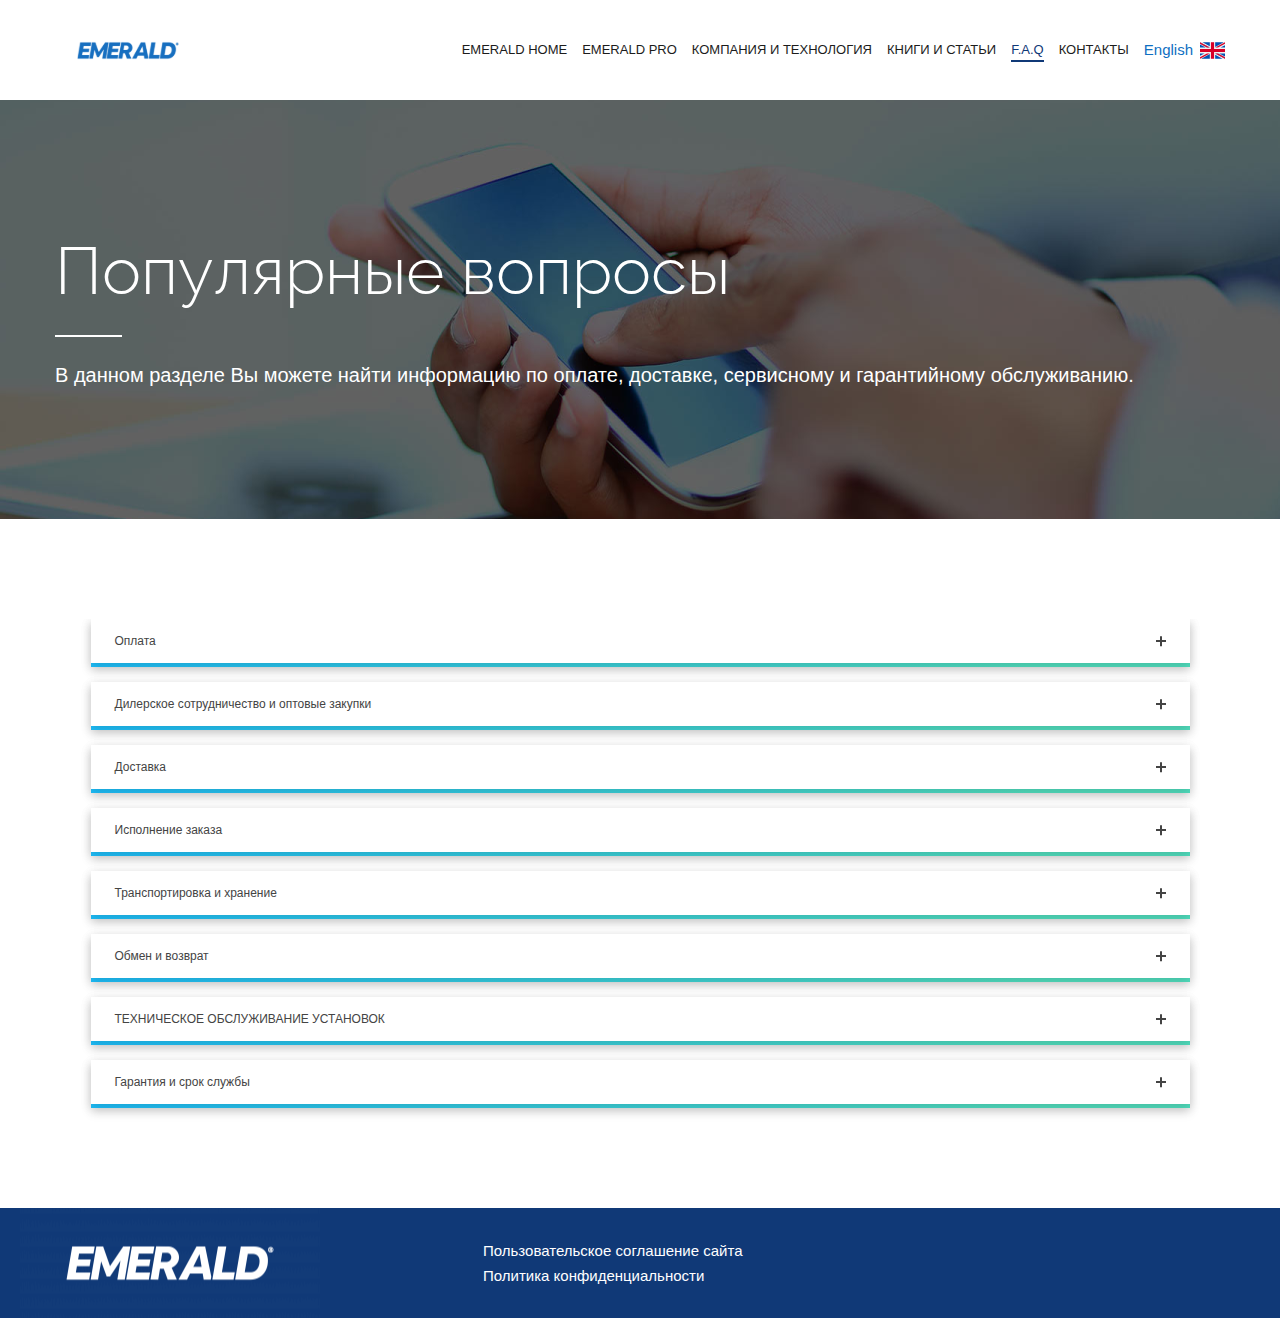
<file: faq.html>
<!DOCTYPE html>
<html lang="ru">
<head>
  <meta charset="UTF-8">
  <meta http-equiv="X-UA-Compatible" content="IE=edge">
  <meta name="viewport" content="width=device-width, initial-scale=1.0">
  <link rel="stylesheet" href="./css/styles.min.css">
  <script defer src="./js/index.min.js"></script>
  <title>Популярные вопросы</title>
</head>
<body>
  <div class="wrapper">

    <header class="header">
  <div class="header__container container">
    
    <a href="./index.html" class="header__logo-link">
      <img class="header__logo" src="./assets/img/svg/logo_header.svg" alt="emerald">
    </a>

    <div class="header__info">

      <nav class="menu">
  <ul class="menu__list">
    <li class="menu__item" id="/emerald-home-presentation.html">
      <a href="emerald-home-presentation.html" class="menu__link">Emerald home</a>
    </li>
    <li class="menu__item" id="/emerald-pro-presentation.html">
      <a href="emerald-pro-presentation.html" class="menu__link">Emerald pro</a>
    </li>
    <li class="menu__item" id="/echo.html">
      <a href="echo.html" class="menu__link">компания и технология</a>
    </li>
    <li class="menu__item" id="/books.html">
      <a href="books.html" class="menu__link">книги и статьи</a>
    </li>
    <li class="menu__item" id="/faq.html">
      <a href="faq.html" class="menu__link">f.a.q</a>
    </li>
    <li class="menu__item" id="/contacts.html">
      <a href="contacts.html" class="menu__link">контакты</a>
    </li>
  </ul>
  <button class="menu__burger">
    <span></span>
  </button>
</nav>


      <div class="header__localisation">
        <span>English</span>
        <img src="./assets/img/svg/uk.svg" alt="uk">
      </div>

    </div>
  </div>
</header>


    <main class="main">
      
      
      <section class="promo-faq">
        <div class="promo__container container">
            <h1 class="page__title">Популярные вопросы</h1>
    <span class="page__title-decor"></span>
    <p class="page__title-descr">В данном разделе Вы можете найти информацию по оплате, доставке, сервисному и гарантийному обслуживанию.</p>
        </div>
    </section>

      <section class="faq">
    <div class="container">
        <div class="faq__container">
            <button class="faq__button">
                <p class="faq__title">Оплата</p>
                <div class="faq__answer">
                    <p class="faq__answer-item">При оформлении заказа Вы можете выбрать один из предпочтительных способов оплаты товара:</p>
                    <p class="faq__answer-item">— Наличными курьеру транспортной компании при получении заказа (при доставке через транспортную компанию СДЭК) или наложенным платежом (при доставке через EMS Почта России);</p>
                    <p class="faq__answer-item">— Безналичная онлайн оплата на сайте дебетовыми и кредитными банковскими картами платёжных систем VISA, MasterCard и МИР. Комиссия в данном случае не взимается.</p>
                    <p class="faq__answer-item">— Безналичным перечислением через банк. В данном случае заполненная квитанция на оплату будет создана после оформления заказа и отправлена на указанный почтовый адрес. Данным способом могут воспользоваться как физические, так и юридические лица. Произвести оплату возможно через систему вашего банка через банк-клиент. Квитанцию также возможно оплатить в любых отделениях банков</p>
                </div>
            </button>
            <button class="faq__button">
                <p class="faq__title">Дилерское сотрудничество и оптовые закупки</p>
                <div class="faq__answer">
                    <p class="faq__answer-item">При оформлении заказа Вы можете выбрать один из предпочтительных способов оплаты товара:</p>
                    <p class="faq__answer-item">— Наличными курьеру транспортной компании при получении заказа (при доставке через транспортную компанию СДЭК) или наложенным платежом (при доставке через EMS Почта России);</p>
                    <p class="faq__answer-item">— Безналичная онлайн оплата на сайте дебетовыми и кредитными банковскими картами платёжных систем VISA, MasterCard и МИР. Комиссия в данном случае не взимается.</p>
                    <p class="faq__answer-item">— Безналичным перечислением через банк. В данном случае заполненная квитанция на оплату будет создана после оформления заказа и отправлена на указанный почтовый адрес. Данным способом могут воспользоваться как физические, так и юридические лица. Произвести оплату возможно через систему вашего банка через банк-клиент. Квитанцию также возможно оплатить в любых отделениях банков</p>
                </div>
            </button>
            <button class="faq__button">
                <p class="faq__title">Доставка</p>
                <div class="faq__answer">
                    <p class="faq__answer-item">При оформлении заказа Вы можете выбрать один из предпочтительных способов оплаты товара:</p>
            </button>
            <button class="faq__button">
                <p class="faq__title">Исполнение заказа</p>
                <div class="faq__answer">
                    <p class="faq__answer-item">При оформлении заказа Вы можете выбрать один из предпочтительных способов оплаты товара:</p>
                    <p class="faq__answer-item">— Наличными курьеру транспортной компании при получении заказа (при доставке через транспортную компанию СДЭК) или наложенным платежом (при доставке через EMS Почта России);</p>
                    <p class="faq__answer-item">— Безналичная онлайн оплата на сайте дебетовыми и кредитными банковскими картами платёжных систем VISA, MasterCard и МИР. Комиссия в данном случае не взимается.</p>
                    <p class="faq__answer-item">— Безналичным перечислением через банк. В данном случае заполненная квитанция на оплату будет создана после оформления заказа и отправлена на указанный почтовый адрес. Данным способом могут воспользоваться как физические, так и юридические лица. Произвести оплату возможно через систему вашего банка через банк-клиент. Квитанцию также возможно оплатить в любых отделениях банков</p>            </button>
            <button class="faq__button">
                <p class="faq__title">Транспортировка и хранение</p>
                <div class="faq__answer">
                    <p class="faq__answer-item">При оформлении заказа Вы можете выбрать один из предпочтительных способов оплаты товара:</p>
                    <p class="faq__answer-item">— Наличными курьеру транспортной компании при получении заказа (при доставке через транспортную компанию СДЭК) или наложенным платежом (при доставке через EMS Почта России);</p>
                    <p class="faq__answer-item">— Безналичная онлайн оплата на сайте дебетовыми и кредитными банковскими картами платёжных систем VISA, MasterCard и МИР. Комиссия в данном случае не взимается.</p>
                    <p class="faq__answer-item">— Безналичным перечислением через банк. В данном случае заполненная квитанция на оплату будет создана после оформления заказа и отправлена на указанный почтовый адрес. Данным способом могут воспользоваться как физические, так и юридические лица. Произвести оплату возможно через систему вашего банка через банк-клиент. Квитанцию также возможно оплатить в любых отделениях банков</p>            </button>
            <button class="faq__button">
                <p class="faq__title">Обмен и возврат</p>
                <div class="faq__answer">
                    <p class="faq__answer-item">При оформлении заказа Вы можете выбрать один из предпочтительных способов оплаты товара:</p>
                    <p class="faq__answer-item">— Наличными курьеру транспортной компании при получении заказа (при доставке через транспортную компанию СДЭК) или наложенным платежом (при доставке через EMS Почта России);</p>
                    <p class="faq__answer-item">— Безналичная онлайн оплата на сайте дебетовыми и кредитными банковскими картами платёжных систем VISA, MasterCard и МИР. Комиссия в данном случае не взимается.</p>
                    <p class="faq__answer-item">— Безналичным перечислением через банк. В данном случае заполненная квитанция на оплату будет создана после оформления заказа и отправлена на указанный почтовый адрес. Данным способом могут воспользоваться как физические, так и юридические лица. Произвести оплату возможно через систему вашего банка через банк-клиент. Квитанцию также возможно оплатить в любых отделениях банков</p>            </button>
            <button class="faq__button">
                <p class="faq__title">ТЕХНИЧЕСКОЕ ОБСЛУЖИВАНИЕ УСТАНОВОК</p>
                <div class="faq__answer">
                    <p class="faq__answer-item">При оформлении заказа Вы можете выбрать один из предпочтительных способов оплаты товара:</p>
                    <p class="faq__answer-item">— Наличными курьеру транспортной компании при получении заказа (при доставке через транспортную компанию СДЭК) или наложенным платежом (при доставке через EMS Почта России);</p>
                    <p class="faq__answer-item">— Безналичная онлайн оплата на сайте дебетовыми и кредитными банковскими картами платёжных систем VISA, MasterCard и МИР. Комиссия в данном случае не взимается.</p>
                    <p class="faq__answer-item">— Безналичным перечислением через банк. В данном случае заполненная квитанция на оплату будет создана после оформления заказа и отправлена на указанный почтовый адрес. Данным способом могут воспользоваться как физические, так и юридические лица. Произвести оплату возможно через систему вашего банка через банк-клиент. Квитанцию также возможно оплатить в любых отделениях банков</p>            </button>
            <button class="faq__button">
                <p class="faq__title">Гарантия и срок службы</p>
                <div class="faq__answer">
                    <p class="faq__answer-item">При оформлении заказа Вы можете выбрать один из предпочтительных способов оплаты товара:</p>
            </button>
        </div>
    </div>
</section>

    </main>

    <footer class="footer">
    <div class="footer__container container">
        <img src="./assets/img/svg/logo_footer.svg" alt="logo" class="footer__logo">
        <div class="footer__links">
            <a href="#" class="footer__link">Пользовательское соглашение сайта
            </a>
            <a href="#" class="footer__link">Политика конфиденциальности
            </a>
        </div>
    </div>
</footer>

  </div>
</body>
</html>
</file>
<file: css/styles.min.css>
.show{display:block!important}.hide{display:none!important}.blocked{overflow:hidden}.fade{animation:fadeForward .3s ease;animation-fill-mode:forwards}@keyframes fade{from{opacity:0}to{opacity:1}}
@font-face{font-family:Raleway;src:url(../assets/fonts/Raleway-Light.ttf),url(../assets/fonts/Raleway-Regular.ttf);font-weight:300,400}
@import url(https://fonts.googleapis.com/css2?family=Open+Sans:wght@300;400;600;700&display=swap);body{font-family:"Open Sans",sans-serif;font-size:15px;font-weight:400;color:#1c1c1c;line-height:1.2}.container{height:100%;max-width:1200px;margin:0 auto;padding:0 .9375rem}.wrapper{display:flex;flex-direction:column;min-height:100vh}.main{flex:1 1 auto}section{padding:6.25rem 0;overflow:hidden}textarea{resize:none}.decor__line{display:inline-block;width:4.1875rem;height:.125rem;margin:2.1875rem auto;background:linear-gradient(to left,#59e3b3,#1cbefc)}


*{padding:0;margin:0;border:0}*,:after,:before{box-sizing:border-box}:active,:focus{outline:0}a:active,a:focus{outline:0}aside,footer,header,nav{display:block}body,html{height:100%;width:100%;-ms-text-size-adjust:100%;-moz-text-size-adjust:100%;-webkit-text-size-adjust:100%}button,input,textarea{font-family:inherit}input::-ms-clear{display:none}button{cursor:pointer}button::-moz-focus-inner{padding:0;border:0}a,a:visited{text-decoration:none;outline:0;color:inherit}a:hover{text-decoration:none}ul li{list-style:none}img{vertical-align:top}h1,h2,h3,h4,h5,h6{font-size:inherit;font-weight:inherit}

.books__wrapper{margin-top:6.25rem}.books__title{display:flex;align-items:center}.books__decor{display:block;height:.0625rem;background:#5aa1e3;flex:1 1 auto}.books__title-item{padding:0 1.6875rem;font-size:1.25rem;font-weight:300}.books__item{display:block;line-height:28px;position:relative;padding-left:11.875rem;color:#1cbefc;font-size:.9375rem;font-weight:300;max-width:64.0625rem;margin-top:1.5625rem;transition:all .3s ease}@media(max-width:50rem){.books__item{padding-left:6.25rem}}@media(max-width:31.25rem){.books__item{padding-left:3.75rem}}.books__item:hover{color:#103977}.books__item:not(:first-child){margin-top:2.75rem}.books__item:last-child{margin-bottom:3.75rem}.books__item::before{position:absolute;content:"";left:0;top:50%;transform:translateY(-50%);width:1.75rem;height:1.875rem;background:url(../assets/img/svg/download.svg)}.page__title--books{color:#1c1c1c!important;line-height:1.9}.page__title-descr--books{margin-top:1.5625rem;font-size:.9375rem!important;color:#707070!important;line-height:1.9!important;max-width:67.375rem;margin-bottom:1.875rem}

.stepper__indicator--pro{gap:302px!important}.comparison__link{list-style:armenian;font-style:normal;font-weight:300;font-size:15px;line-height:20px;color:#707070}.comparison__item{font-weight:300;font-size:15px;line-height:20px;position:relative;padding-left:20px}.comparison__item::before{content:"";position:absolute;left:0;top:9px;width:14px;height:1px;background:#707070}.comparison__title{margin-bottom:25px}.product-promo__photo{display:flex;justify-content:center}.living-water__list-group--start{justify-content:start!important}@media(max-width:908px){.living-water__list-group--start{margin-bottom:20px;justify-content:center!important}}.living-water__list--long{max-width:251px!important}.living-water-item span{display:inline-block;font-weight:600!important}.cost-price__wrapper{max-width:800px;margin:0 auto}.cost-price__list{padding-left:13px;margin-top:50px;font-style:normal;font-weight:300;font-size:15px;line-height:28px;color:#707070}.cost-price__plus{margin:50px 0 100px;max-height:253px;max-width:800px}.cost-price__plus img{height:100%;width:100%;-o-object-fit:contain;object-fit:contain}
.promo-faq{background:url(../assets/img/faq_bg.png) no-repeat;background-position:45% 50%;height:619px}.faq{paading:0}


.page__title{font-family:Raleway;font-size:66px;color:#fff;font-weight:300}.page__title-decor{display:inline-block;height:2px;width:67px;background:#fff;margin:25px 0}.page__title-descr{color:#fff;font-weight:300;font-style:light;font-size:20px;line-height:1.3}
.button{font-family:Raleway;font-weight:700;display:block;font-size:20px;line-height:23.48px;color:#fff!important;transition:all .3s ease}.button__blue{padding:9px 33px;background:#026ad3}.button__green{padding:9px 30px;background:#3ab360}.button__yellow{padding:9px 32px;background:#bc9242}.button__grey{padding:9px 32px;background:#f7f7f7;color:#707070!important;font-family:Raleway;font-size:1.0625rem;font-weight:600}.button:hover{scale:1.1}
.section__title{text-align:center}.section__title-start{text-align:start}.section__title-start .section__title-heading{color:#1c1c1c}.section__title-start .section__title-heading::after{left:0;transform:translateX(0)}.section__title-start .section__title-descr{font-style:normal;font-weight:300;font-size:15px;line-height:28px;color:#707070}.section__title-heading::after{content:"";position:absolute;bottom:-1.5625rem;left:50%;transform:translateX(-50%);width:4.1875rem;height:.125rem;background:linear-gradient(to left,#1cbefc,#59e3b3)}.section__title-heading{font-family:Raleway,sans-serif;font-style:normal;font-weight:300;font-size:50px;line-height:59px;position:relative;max-width:56.6875rem;width:100%;margin:0 auto}@media(max-width:31.6875rem){.section__title-heading{font-size:2rem}}.section__title--small{text-align:start;max-width:36.375rem;width:100%}.section__title--small h2{font-size:1.125rem;font-style:italic;font-weight:400;line-height:1.2}.section__title--small p{margin-left:0;margin-top:2.5rem;color:#707070;font-size:.9375rem}.section__title--small .section__title-heading::after{left:0!important;transform:translateX(0);bottom:-1.1875rem}.section__title-descr{font-weight:300;font-size:20px;font-style:normal;line-height:27px;max-width:54.1875rem;width:100%;margin:3.25rem auto 0}@media(max-width:31.6875rem){.section__title-descr{font-size:.9375rem}}.section__title--mode{max-width:484px!important;width:100%}
table{margin-bottom:1.25rem;padding:.8125rem 1.25rem 1.4375rem;background:#f7f7f7;font-family:"Open Sans";font-style:normal;font-weight:400;font-size:9px;line-height:12px}thead{font-family:Raleway;font-style:normal;font-weight:600;font-size:15px;line-height:18px;color:#1c1c1c}thead tr th{text-align:start;padding-bottom:1.875rem}tr td{max-width:400px}tbody tr td{padding:.25rem .875rem .3125rem}tbody tr td:last-child{text-align:center}tbody tr:nth-child(odd){background:#e3e4e5}tbody tr:nth-child(even){background:#fff}tbody tr th{text-align:start;padding:.25rem .875rem .3125rem}tfoot tr td:first-child{padding-top:.5625rem}@media(max-width:768px){table{font-size:14px}}
.card-product{max-width:277px;display:flex;flex-direction:column;transition:.5s all ease}.card-product:hover{transform:scale(1.05)}.card-product__photo{max-height:18.5625rem;width:100%;height:100%}.card-product__photo img{-o-object-fit:cover!important;object-fit:cover!important;-o-object-position:center;object-position:center;width:100%;height:100%}.card-product__title{font-family:Raleway,sans-serif;font-weight:500;font-size:20px;line-height:23px;text-transform:uppercase;color:#1c1c1c}.card-product__price{margin-top:.625rem;font-family:Raleway,sans-serif;font-style:normal;font-weight:500;font-size:17px;line-height:20px;text-transform:uppercase;color:#707070}
.step{display:none;margin-top:3.125rem;gap:3.75rem}@media(max-width:53.3125rem){.step{flex-direction:column;margin-top:0;gap:.625rem}}.step--active{animation:reveal 1.5s ease;animation-fill-mode:forwards;display:flex}.step__photo{flex:1 0 50%;height:37.5rem}.step__photo img{-o-object-fit:contain;object-fit:contain;width:100%;height:100%;-o-object-position:center;object-position:center}.step__descr{margin-top:5.9375rem}@media(max-width:53.3125rem){.step__descr{margin-top:0}}.step__title{font-family:"Raleway, sans serif";font-weight:300;font-size:26px;color:#1c1c1c}.step__list{margin-top:1.25rem;padding-left:1.4375rem;max-width:33.9375rem;width:100%}@media(max-width:53.3125rem){.step__list{max-width:100%}}.step__list-item{font-weight:300;font-size:15px;line-height:28px;color:#707070;position:relative}.step__list-item::before{width:.1875rem;height:.1875rem;background:#707070;content:"";border-radius:50%;position:absolute;left:-.8125rem;top:.8125rem}@keyframes reveal{0%{opacity:0}100%{opacity:1}}
.menu__list{height:100%;display:flex;align-items:center;gap:15px}.menu__item{position:relative;font-size:13px;line-height:15.26px;text-transform:uppercase;transition:all .5s ease}.menu__item::after{display:block;content:"";width:0;height:2px;position:absolute;left:0;bottom:-4px;background:#103977;transition:all .3s ease}.menu__item.active,.menu__item:hover{color:#103977}.menu__item.active::after,.menu__item:hover::after{width:100%}.menu__burger{display:none}@media(max-width:960px){.menu__list{position:fixed;left:-100vw;width:100%;height:100%;flex-direction:column;background:#fff;padding-top:12vh;overflow:auto;transition:all 1s ease;z-index:0}.menu__list--active{left:0}.menu__item{margin-top:20px;font-size:30px;line-height:40px}.menu__item:last-child{margin-bottom:30px}.menu__burger{display:flex;justify-content:center;align-items:center;height:40px;width:40px;background:rgba(0,0,0,0);position:relative;z-index:2}.menu__burger--open span{background:#fff!important}.menu__burger--open span::before{transform:rotate(30deg)}.menu__burger--open span::after{transform:rotate(30deg)}.menu__burger span{position:relative;height:5px;width:40px;background:#103977;transition:all .3s ease}.menu__burger span::after,.menu__burger span::before{content:"";height:5px;width:40px;background:#103977;position:absolute;left:0;transition:all .3s ease}.menu__burger span::before{bottom:10px}.menu__burger span::after{top:10px}}@media(max-width:500px){.menu__item{font-size:21px;line-height:35px}}
.advantages--top{margin-top:0!important}
.antioxidant{padding-top:0}.antioxidant__list{margin-top:3.125rem;display:flex;gap:.8125rem;padding:0 3.125rem}@media(max-width:768px){.antioxidant__list{flex-wrap:wrap;justify-content:center}}.antioxidant__list--left{flex:0 0 50%}@media(max-width:768px){.antioxidant__list--left{flex:0 0 100%}}.antioxidant__list-item{position:relative;padding-left:1.5625rem;font-size:15px;line-height:28px;color:#707070}.antioxidant__list-item::before{content:"";width:9px;height:2px;background:#1cbefc;position:absolute;top:.8125rem;left:0}.antioxidant__list-item+.antioxidant__list-item{margin-top:.9375rem}.antioxidant__list--right{flex:0 0 50%}@media(max-width:768px){.antioxidant__list--right{flex:0 0 100%}}
.carousel{margin-top:100px;height:697px;padding:0}.carousel__container{position:relative;overflow:hidden;max-width:1920px;margin:0 auto}.carousel__inner{display:flex;width:-moz-min-content;width:min-content;transition:all .5s ease}.carousel__item{position:relative;height:697px;width:100vw;max-width:1920px}.carousel__item img{height:100%;width:100%;-o-object-fit:cover;object-fit:cover}.carousel__next,.carousel__prev{height:31px;width:17px;position:absolute;top:50%;z-index:1;fill:#fff;stroke:#fff}.carousel__prev{left:22px;transform:rotateY(0)}.carousel__next{right:22px;transform:rotateY(180deg)}.carousel__button{background:rgba(0,0,0,0)}.item-content{position:absolute;top:68px;bottom:56px;left:50%;transform:translateX(-50%);right:48px;max-width:73.125rem;width:100%}.item-content__container{height:100%;display:flex;justify-content:space-between}.item-content__left{display:flex;flex-direction:column;justify-content:center;align-items:start}.item-content__right{width:534px;position:relative}.item-content__right img{position:absolute;top:0;right:0;height:100%;width:100%}.item-content__btns-group{display:flex;gap:20px}@media(max-width:1200px){.item-content{right:135px}.item-content__container{align-items:center}.item-content__left{width:100%;text-align:center;align-items:center}.item-content__right{display:none}}@media(max-width:768px){.item-content__container{justify-content:center}.item-content__btns-group{flex-direction:column;margin-bottom:20px}.item-content__btns-group button{justify-self:center}}.heading__title{margin-bottom:50px;max-width:790px;width:100%;font-size:60px;font-weight:800;line-height:1.3;color:#fff;position:relative}@media(max-width:48.125rem){.heading__title{font-size:35px}}.heading__title::after{display:block;content:"";width:4.1875rem;height:.125rem;position:absolute;bottom:-35px;left:0;background:linear-gradient(to left,#3ab360,#103977)}.heading__text{margin-bottom:60px;max-width:555px;font-size:24px;font-weight:500;line-height:1.2;color:#fff}@media(max-width:48.125rem){.heading__text{font-size:16px}}@media(max-width:1200px){.heading__title:after{left:50%;transform:translateX(-50%)}.heading__text{max-width:663px}}
.certificates__wrapper{max-width:68.125rem;margin:3.125rem auto 0}@media(max-width:56.5625rem){.certificates__wrapper{display:flex;justify-content:center;flex-wrap:wrap}}.certificates__image{width:13.25rem;height:18.75rem}

.characteristic__container{display:flex}.characteristic__left{display:flex;flex:0 0 50%;flex-direction:column}.characteristic__left__img:first-child{margin-bottom:3.4375rem;display:block;max-width:521px;max-height:553px}.characteristic__left__img:first-child img{width:100%;height:100%;-o-object-fit:cover;object-fit:cover}.characteristic__left__img:last-child{margin-bottom:3.4375rem;display:block;max-width:454px;max-height:338px}.characteristic__left__img:last-child img{width:100%;height:100%;-o-object-fit:cover;object-fit:cover}.characteristic__instruction{max-width:521px;margin-bottom:.625rem}.characteristic__instruction__title{max-width:446px;margin-bottom:.625rem;font-family:"Raleway, sans serif";font-style:normal;font-weight:600;font-size:20px;line-height:23px;color:#1c1c1c}.characteristic__instruction__list-title{margin-bottom:1.5625rem;font-family:"Raleway, sans serif";font-style:normal;font-weight:500;font-size:17px;line-height:20px;color:#0052b4}.characteristic__instruction__list-item{font-family:"Raleway, sans serif";font-style:normal;font-weight:500;font-size:17px;line-height:20px;color:#707070}.characteristic__right{display:flex;flex:0 0 50%;flex-direction:column}.characteristic__right__title{margin-bottom:1.0625rem;font-family:"Raleway, sans serif";font-style:normal;font-weight:500;font-size:50px;line-height:59px;text-transform:uppercase;color:#1c1c1c}.characteristic__right__btns-group{margin-bottom:2.5rem;display:flex;-moz-column-gap:.9375rem;column-gap:.9375rem}.characteristic__right__text{margin-bottom:2.1875rem;font-family:Raleway;font-style:normal;font-weight:500;font-size:17px;line-height:20px;color:#707070}@media(max-width:1150px){.characteristic__container{flex-direction:column;align-items:center}.characteristic__left{order:2}.characteristic__right{order:1;max-width:100%}}
.echo__intro{height:26.1875rem;background:url(../assets/img/echo/bg.png) no-repeat;background-size:cover}.echo__intro-container{display:flex;justify-content:center;align-items:center;color:#fff}.echo__module{padding:6.25rem 0}.echo__module-container{display:flex;-moz-column-gap:2.4375rem;column-gap:2.4375rem}.echo__module-img{display:block;max-width:655px;max-height:519px}.echo__module-img img{width:100%;height:100%;-o-object-fit:cover;object-fit:cover}.echo__module-text{max-width:476px;font-family:"Open Sans";font-style:normal;font-weight:300;font-size:15px;line-height:28px;color:#707070}.echo__module-text span{margin:1.5625rem 0;width:67px;height:2px;background:#1cbefc}.echo__module-text p{margin-bottom:2.5rem}.echo__module-list{margin-left:1.25rem}.echo__module-title{font-style:normal;font-weight:300;font-size:20px;line-height:27px;color:#000}.echo__module-item{list-style:disc}.echo__fact-container{display:flex;flex-direction:column;align-items:center}.echo__fact-container h2{margin-bottom:3.25rem}.echo__fact-title{max-width:46.6875rem;width:100%;text-align:center}.echo__fact-text{padding:0;font-style:normal;font-weight:300;font-size:15px;line-height:28px;color:#707070}.echo__fact-list{font-style:normal;font-weight:300;font-size:15px;line-height:28px;color:#707070;max-width:54.1875rem;width:100%}.echo__fact-item{margin-left:1.25rem;list-style:circle}.echo__fact-img{max-width:11.0625rem;max-height:60pxrem}.echo__fact-img img{width:100%;height:100%;-o-object-fit:cover;object-fit:cover}@media(max-width:1150px){.echo__module-container{flex-direction:column;align-items:center}}
.filters{background:#f7f7f7}.comparison{margin-top:3.125rem;max-height:41.875rem}.comparison img{height:100%;width:100%;-o-object-fit:cover;object-fit:cover}.comparison__table{margin:0 auto;position:relative;width:100%;max-width:1101px;font-family:Raleway;background:#f0eeed;border-top:6px solid #d9d9d9;padding:0}.comparison__table::after{content:"";position:absolute;bottom:0;left:0;height:4px;width:100%;background:linear-gradient(270deg,#59e3b3 32.65%,#21c1f6 96%)}.comparison__table th{padding:32px 0 32px 30px;text-align:center;font-size:18px;line-height:21.13px;background:#fff;height:90px}.comparison__table .main{text-align:left;width:423px}.comparison__table tr{background:#fbfbfb!important}.comparison__table td{padding:14px 30px;font-size:15px;line-height:28px;color:#999997}.comparison__table tr:nth-child(odd){background:#f7f7f7!important}.x{margin:0 auto;display:block;position:relative;width:18.5px;height:4px;background:#f0eeed;transform:rotate(45deg)}.x::before{content:"";position:absolute;width:18.5px;height:4px;background:#f0eeed;top:0;left:0;transform:rotate(90deg)}@media(max-width:845px){.comparison__table{display:none}}
.promo{background:url(../assets/img/promo/promo_contacts.png) center/cover no-repeat;width:100%;height:419px;padding:0;margin-top:6.25rem}.promo__container{display:flex;flex-direction:column;justify-content:center}.contacts__wrapper--margined{margin-top:.5625rem}.contacts__info-descr--fw{font-weight:300;max-width:23.6875rem;margin-top:0}@media(max-width:45rem){.contacts__info-descr--fw{max-width:100%}}.contacts__info-descr--fw+.contacts__info-descr--fw{margin-top:1.25rem}.contacts__title{background:#f7f7f7;padding:4.6875rem 0 2.5625rem;margin-top:-4.6875rem}
.contacts{padding-bottom:1.5625rem}.contacts__wrapper{margin-top:6.25rem;display:flex;gap:1.25rem}@media(max-width:45rem){.contacts__wrapper{flex-wrap:wrap}}.contacts__info{width:50%}@media(max-width:45rem){.contacts__info{width:100%}}.contacts__info-title{font-style:normal;font-weight:400;font-size:20px;line-height:27px}.contacts__info-descr{margin-top:1.25rem;font-style:normal;font-weight:400;font-size:15px;line-height:20px;color:#a4a4a4}.contacts__info-develop{margin-top:3.125rem;margin-bottom:3.875rem;position:relative}.contacts__info-develop::after{content:"";position:absolute;bottom:-1.875rem;left:0;width:4.1875rem;height:.125rem;background:linear-gradient(to left,#1cbefc,#59e3b3)}.contacts__info-social{display:block;margin-top:.875rem}.contacts__form{display:flex;width:50%;font-size:.9375rem}@media(max-width:45rem){.contacts__form{width:100%}}.contacts__map{width:100vw;margin:6.25rem 0 0 0}.form{max-width:29.75rem;width:100%}@media(max-width:45rem){.form{max-width:100%}}.form__input-wrapper{padding:1.5rem 0;font-size:15px;line-height:20px;border-bottom:1px solid #a4a4a4}.form__input-wrapper:first-child{margin-top:-1.6875rem}.form__item{width:100%}.form__input-wrapper+.form__input-wrapper{margin-top:1.375rem}.form__textarea-wrapper{margin-top:3.4375rem;height:6.25rem;border-bottom:1px solid #a4a4a4}.form__button{margin-top:2.6875rem}.form__button{background-color:#f9ae3c;line-height:18px;font-family:"Open Sans";font-weight:600;color:#fff;font-size:.875rem;text-transform:uppercase;padding:1.25rem 2.5rem;border-radius:.3125rem;letter-spacing:.0625rem}
.footer{background:#103977;height:6.875rem}.footer__container{position:relative;display:flex;align-items:center}.footer__logo{width:18.75rem;height:6.875rem;position:absolute;left:-1.25rem;top:0}@media(max-width:56.25rem){.footer__logo{display:none}}.footer a{color:#fff}.footer__links{display:flex;flex-direction:column;justify-content:center;align-self:center;width:19.625rem;margin:0 auto}.footer__link{display:block;font-size:15px;line-height:20px}.footer__link+.footer__link{margin-top:.3125rem}
.faq{padding:0 0 100px 0!important}.faq__container{margin:0 auto;max-width:68.6875rem;width:100%}.faq__button{width:100%;background:#fff;padding:0 1.5rem;text-align:start;box-shadow:0 .25rem .625rem rgba(0,0,0,.15);font-weight:300;font-size:.9375rem;border-bottom:4px solid;border-image-slice:1;border-image-source:linear-gradient(90deg,#1dbefa 0,#51debe 85.17%)}.faq__button+.faq__button{margin-top:.9375rem}.faq__title{margin:0 -1.5rem;padding:.9375rem 1.5rem;box-shadow:0 .25rem .625rem rgba(0,0,0,.15);font-size:.75rem;color:#444;position:relative}.faq__title::after{position:absolute;content:"";top:50%;transform:translateY(-50%);right:1.5rem;height:.125rem;width:.59375rem;background:#444}.faq__title::before{position:absolute;content:"";top:50%;transform:translateY(-50%);right:1.71875rem;height:.59375rem;width:.125rem;background:#444;transition:all .5s ease}.faq__title--opened.faq__title::before{height:0}.faq__answer{max-height:0;transition:all .7s ease;overflow:hidden}.faq__answer--active{max-height:37.5rem;padding:1.5625rem 0 1.875rem}.faq__answer-item{line-height:28px;color:#707070}.faq__answer-item+.faq__answer-item{margin-top:2.5rem}
.indicators__container{display:flex;gap:10.5625rem}@media(max-width:768px){.indicators__container{flex-wrap:wrap;justify-content:center;gap:5.3125rem}}.indicators__left{max-height:35.6875rem;max-width:29.125rem}@media(max-width:768px){.indicators__left{order:2}}.indicators__left img{height:100%;width:100%;-o-object-fit:cover;object-fit:cover}.indicators__right{max-width:33.4375rem}@media(max-width:768px){.indicators__right{order:1}}.indicators__right-text{margin-top:2.5rem;font-style:normal;font-weight:300;font-size:15px;line-height:28px;color:#707070}.indicators__right-item{margin-top:2.1875rem;display:block;font-style:normal;font-weight:300;font-size:12px;line-height:28px;color:#444;border-bottom:3px solid #d9d9d9}
.header{position:fixed;top:0;left:0;right:0;z-index:20;background:#fff}.header__container{height:100px;display:flex;justify-content:space-between;align-items:center;gap:10px}.header__logo{position:relative;z-index:2}.header__info{display:flex;align-items:center;gap:15px}.header__localisation{color:#0f6fc2;display:flex;align-items:center;gap:7px;cursor:pointer}.header__localisation svg{height:25px;width:25px}@media(max-width:960px){.header__localisation{display:none}}
.info{background:#f7f7f7}.info__menu{display:flex;gap:2.5rem;justify-content:center;color:#bcbfc1;font-weight:700;font-style:normal;text-transform:uppercase}@media(max-width:31.25rem){.info__menu{flex-direction:column;align-items:center;gap:.9375rem}}.info__menu-item{position:relative;line-height:170%}.info__menu-item::after{content:"";position:absolute;bottom:0;left:0;width:0;height:.125rem;background:#0f6fc2;transition:all .4s ease}.info__menu-item:hover::after{width:100%}.info__menu-item{cursor:pointer}.info__menu-item--active{color:#1c1c1c}.info__block{padding:0 2.8125rem;margin-top:1.875rem;display:grid;row-gap:1.875rem;justify-content:center;grid-template-columns:repeat(auto-fit,340px);grid-auto-rows:auto;text-align:center}.card{display:block;width:21.25rem;height:17.1875rem}.card__photo{height:15.9375rem}.card__photo img{-o-object-fit:contain;object-fit:contain;width:100%;height:100%}.card__title{margin-top:.9375rem;font-size:1.125rem}
.intro{padding:0;background:#00f}.carousel{position:relative}.carousel__next,.carousel__prev{height:31px;width:17px;cursor:pointer;position:absolute;top:50%}.carousel__prev{left:22px;transform:rotateY(0) translateY(-50%)}.carousel__next{right:22px;transform:rotateY(180deg) translateY(-50%)}.carousel__wrapper{margin:0 auto;border:2px solid red;max-width:1920px;width:100vw;overflow:hidden}.carousel__inner{width:-moz-max-content;width:max-content;display:flex}.carousel__item{height:697px;max-width:1920px;width:100vw;position:relative}.carousel__item img{height:100%;width:100%;-o-object-fit:cover;object-fit:cover}.carousel__info{position:absolute;top:30%;left:0}.carousel__info h1{font-size:60px;color:red}.carousel__info{position:absolute;left:218px;width:100%}
.living-water__container{display:flex;-moz-column-gap:6.1875rem;column-gap:6.1875rem}@media(max-width:910px){.living-water__container{flex-wrap:wrap;justify-content:center}}.living-water__left{max-width:33.5rem}@media(max-width:910px){.living-water__left{order:2}}.living-water__left img{height:100%;width:100%;-o-object-fit:contain;object-fit:contain}.living-water__right{max-width:33.4375rem;font-style:normal;font-weight:300;font-size:15px;line-height:28px;color:#707070}@media(max-width:910px){.living-water__right{max-width:100%}}@media(max-width:768px){.living-water__right{order:1}}.living-water__text{margin-top:2.5rem}.living-water__list-group{margin-top:1.3125rem;display:flex;-moz-column-gap:1.875rem;column-gap:1.875rem;justify-content:center}@media(max-width:27.5rem){.living-water__list-group{flex-wrap:wrap;gap:15px}}@media(max-width:910px){.living-water__list-group{justify-content:center}}.living-water__list{max-width:218px;width:100%}@media(max-width:910px){.living-water__list{max-width:100%}}.living-water__list li+li{margin-top:.9375rem}.living-water-item{position:relative;padding-left:1.5625rem}.living-water-item::before{content:"";width:.5625rem;height:.125rem;position:absolute;left:0;top:13px;background:#1cbefc}
.presentation{padding-bottom:0}.presentation__text-block{display:flex;flex-direction:column}.presentation__text-block--left{align-items:flex-end;text-align:right}@media(max-width:69.375rem){.presentation__text-block--left{align-items:center}}.presentation__text-block--left .presentation__item{width:17.8125rem}@media(max-width:69.375rem){.presentation__text-block--left .presentation__item{max-width:1110px;width:100%;text-align:center}}.presentation__text-block--right{align-items:flex-start;text-align:left}@media(max-width:69.375rem){.presentation__text-block--right{align-items:center}}.presentation__text-block--right .presentation__item{width:20.625rem}@media(max-width:69.375rem){.presentation__text-block--right .presentation__item{max-width:1110px;width:100%;text-align:center}}.presentation__wrapper{display:flex;justify-content:center;margin-top:5.625rem;gap:2.5rem}@media(max-width:69.375rem){.presentation__wrapper{flex-direction:column;align-items:center}}.presentation__item+.presentation__item{margin-top:3.9375rem}.presentation__item--left{position:relative}.presentation__item--right{position:relative;max-width:18.5rem}.presentation__item-title{font-family:Raleway,sans-serif;font-style:normal;font-weight:400;font-size:18px;line-height:21px}.presentation__item-descr{margin-top:.9375rem;font-style:normal;font-weight:400;font-size:15px;line-height:20px;color:#707070}.presentation__decor{display:flex;gap:.9375rem;margin:1.875rem 0}.presentation__decor-dot{background:#707070;opacity:.3;width:.25rem;height:.25rem;border-radius:50%}.presentation__img-block{max-width:24.8125rem;width:100%;max-height:31.625rem;height:100%}.presentation__img-block--home{max-height:38.5625rem!important}.advantages{margin-top:6.25rem;padding:6.25rem 0;background:#f7f7f7}.advantages__list{margin-top:4.5rem;display:flex;justify-content:center;gap:1.5rem}@media(max-width:46.875rem){.advantages__list{flex-wrap:wrap}}.advantages__item{text-align:center;max-width:14.625rem;width:100%}.advantages__item-img{margin:0 auto;border:.0625rem solid #2fc5f7;border-radius:50%;width:10.0625rem;height:10.0625rem;background:#fff;display:flex;align-items:center;justify-content:center;font-style:normal;font-weight:300;font-size:40px;line-height:54px;color:#504f4f}.advantages__item-title{margin-top:1.5625rem;font-family:Raleway,sans-serif;font-style:normal;font-weight:400;font-size:18px;line-height:21px}.advantages__item-descr{margin-top:.9375rem;font-weight:400;font-size:15px;line-height:20px;color:#707070}.advantages__notification{font-size:15px;line-height:20px;text-align:center;margin-top:2.8125rem;color:#707070}
.product-promo__container{display:flex}@media(max-width:53.125rem){.product-promo__container{flex-wrap:wrap}}.product-promo__photo{flex:1 1 50%;max-height:42.25rem}@media(max-width:53.125rem){.product-promo__photo{width:100%;margin:0 auto;text-align:center}}.product-promo__photo img{-o-object-fit:contain;object-fit:contain;max-width:23.4375rem;width:100%;height:100%}.product-promo__descr{margin-top:2.5rem}.product-promo__list{margin-top:2.1875rem;max-width:36.375rem;padding-left:1.5625rem}@media(max-width:53.125rem){.product-promo__list{max-width:100%}}.product-promo__item{list-style:disc;font-weight:300;font-size:15px;line-height:28px;color:#707070}.product-promo__buttons{margin-top:1.875rem;display:flex;gap:.9375rem;flex-wrap:wrap;padding-right:1.875rem;justify-content:space-between}

@media(max-width:53.125rem){.instructions__title{text-align:center}}.instructions__container{max-width:46.375rem;margin:0 auto}.instructions__list{margin-top:3.125rem;max-width:56.6875rem;width:100%;max-width:56.6875rem}@media(max-width:53.125rem){.instructions__list{padding-left:1.25rem}}.instructions__list-item{position:relative;color:#1cbefc;text-transform:uppercase;font-size:20px;line-height:27px}@media(max-width:53.125rem){.instructions__list-item{font-size:.9375rem}}.instructions__list-item::before{content:"";position:absolute;top:3px;left:-18px;width:.375rem;height:1.0625rem;background:url(../assets/img/svg/Arrow_li.svg)}.instructions__list-item+.instructions__list-item{margin-top:.5rem}
.technology__img{display:block;max-width:51.8125rem;width:100%;max-height:9.5625rem;height:100%;margin:1.25rem auto 0}.technology__info{font-weight:400;font-size:15px;line-height:20px;color:#707070;max-width:52.3125rem;width:100%;margin:1.875rem auto 0}.technology__info+.technology__info{margin-top:.9375rem}
.ptoducts-and-price{background:#f7f7f7}.ptoducts-and-price__title{margin-top:6.25rem;position:relative;margin-bottom:5.4375rem;font-family:Raleway,sans-serif;font-style:normal;font-weight:300;font-size:66px;line-height:77px;color:#1c1c1c}@media(max-width:1140px){.ptoducts-and-price__title{text-align:center}.ptoducts-and-price__title::after{left:50%!important;transform:translateX(-50%)}}.ptoducts-and-price__title::after{content:"";position:absolute;width:67px;height:2px;left:0;bottom:-25px;background:#1c1c1c}.ptoducts-and-price__items{gap:1.25rem;display:grid;grid-template-columns:repeat(auto-fill,17.3125rem);grid-row:auto;justify-content:center}
.reviews{background:#f7f7f7}.reviews__container{position:relative}.reviews__review{margin:3.125rem auto 0;max-width:50.9375rem;overflow:hidden}.reviews__review-inner{text-align:center;display:flex;transition:all 1s ease}.reviews__item{flex:0 0 100%}.reviews__review-avatars{display:flex;align-items:end;justify-content:center;gap:.9375rem;min-height:4.875rem;transition:all .5s ease;width:-moz-min-content;width:min-content;margin:3.125rem auto}.reviews__avatar{width:4.1875rem;height:4.1875rem;opacity:.7;transition:all .5s ease}.reviews__avatar--active{transform:scale(1.2);opacity:1}.reviews__review-wrapper{margin:0 auto;max-width:52.375rem}.reviews__review-text{margin-top:1.75rem;font-style:italic;font-size:20px;line-height:27px;font-weight:400;width:100%;height:100%;animation-fill-mode:forwards!important}.reviews__review-name{font-weight:600;font-size:18px;line-height:25px;text-align:center;color:#444}.reviews__review-profession{margin-top:.5625rem}.reviews__dots{display:flex;gap:.625rem;width:-moz-max-content;width:max-content;height:.6875rem;margin:1.25rem auto 0}.reviews__dot{display:block;width:.6875rem;height:.6875rem;background:#d9d9d9;border-radius:50%;cursor:pointer}.reviews__dot--active{background:#1cbefc}.slider__button--next,.slider__button--prev{position:absolute;top:73%;transform:translateY(-50%);width:1.3125rem;height:2.4375rem;background:rgba(0,0,0,0);z-index:10}@media(max-width:56.6875rem){.slider__button--next,.slider__button--prev{top:35%}}.slider__button--prev{left:1.375rem}.slider__button--next{right:1.375rem;transform:rotate(180deg) translateY(1.25rem)}@keyframes hideBlock{0%{z-index:20;opacity:1}100%{z-index:0;opacity:0}}@keyframes showBlock{0%{z-index:0;opacity:0}100%{opacity:20;opacity:1}}
.stepper{padding-top:0}.stepper__wrapper{min-height:37.5rem}.stepper__indicator-wrapper{padding:0 1.25rem}.stepper__indicator{max-width:1002px;width:100%;margin:.875rem auto 0;display:flex;align-items:center;justify-content:center;gap:6.4375rem;position:relative;border-bottom:2px dashed #d2d2d2;padding-bottom:.1875rem}@media(max-width:35.625rem){.stepper__indicator{border-bottom:none}}.stepper__indicator-bar{position:absolute;left:0;top:77%;transform:translateY(-50%);width:100%;height:.125rem;background:#dadada}@media(max-width:35.625rem){.stepper__indicator-bar{display:none}}.stepper__indicator-progress{width:0;height:100%;transition:all .5s ease;background:linear-gradient(90deg,#1cbefc 0,#58e3b5 100%)}.stepper__indicator-button{display:block;background:url(../assets/img/svg/steps_arrow.svg) center/cover no-repeat;width:.3125rem;height:.625rem;position:absolute;bottom:0}@media(max-width:35.625rem){.stepper__indicator-button{width:20px;height:40px;border-radius:50%;padding:.625rem;bottom:-3.125rem}}.stepper__indicator-button--prev{left:-1.3125rem}@media(max-width:35.625rem){.stepper__indicator-button--prev{left:10%}}.stepper__indicator-button--next{right:-1.3125rem;transform:rotate(180deg)}@media(max-width:35.625rem){.stepper__indicator-button--next{right:10%}}.stepper__indicator-item{position:relative;z-index:5}@media(max-width:35.625rem){.stepper__indicator-item{display:none}}.stepper__indicator-step{font-weight:300;font-size:.75rem;color:#1c1c1c}.stepper__indicator-decor{margin:.625rem auto 0;border:.3125rem solid #e9e9e9;width:1.5rem;height:1.5rem;border-radius:50%;background:#fff;z-index:5;cursor:pointer;transition:all .7s ease}.stepper__indicator-decor--active{border-color:#1cbefc}@media(max-width:956px){.table-info{display:none}}.table-info__comparison{margin-top:100px;background:rgba(0,0,0,0);font-weight:700}.table-info__comparison th,.table-info__comparison tr{text-align:center;background:#b9e5fa}.table-info__comparison td,.table-info__comparison th{max-width:186px;padding:9px 7px}.table-info__comparison td{background:#e1f4fc}.table-info__comparison th{color:#2c72b3;font-size:20px;line-height:27.24px}.table-info__comparison tr{max-height:108px;min-height:100%}.table-info__comparison .subtitle{font-size:12px!important;line-height:16.34px;max-width:129px;max-height:143px}.table-info__comparison .subtitle img{margin-bottom:10px}.table-info__comparison .left-subtitle{display:flex;align-items:center;font-weight:700;color:#2c72b3;font-size:12px;line-height:16.34px;text-align:right}.table-info__comparison .accent td{background:#99dbf8}.table-info__comparison .plus{position:relative;display:flex;width:20px;height:4px;background-color:#0052b4;align-items:center;justify-content:center;margin:0 auto}.table-info__comparison .plus::after{content:"";position:absolute;top:-194%;left:50%;transform:translateX(-50%);height:20px;width:4px;background-color:#0052b4}.table-info__comparison .minus{position:relative;display:flex;width:20px;height:4px;background-color:#0052b4;align-items:center;justify-content:center;margin:0 auto}
</file>
